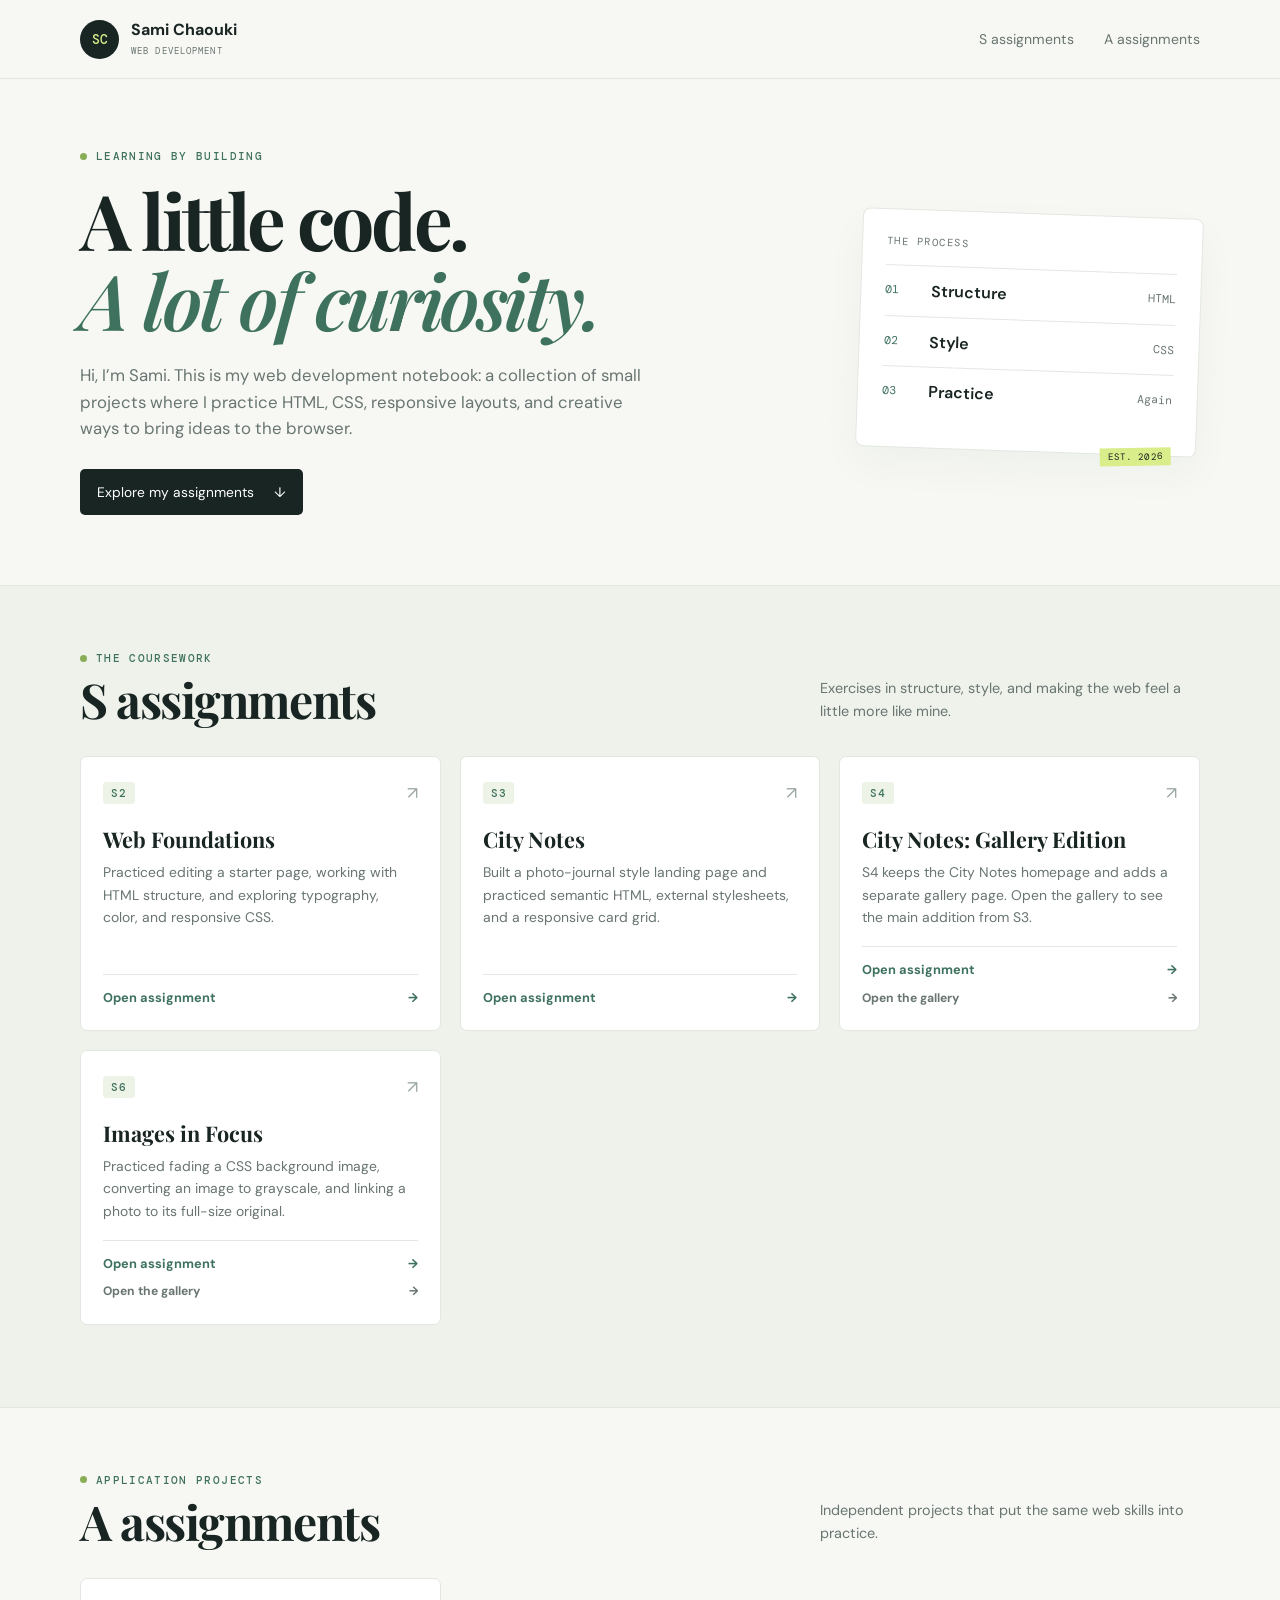
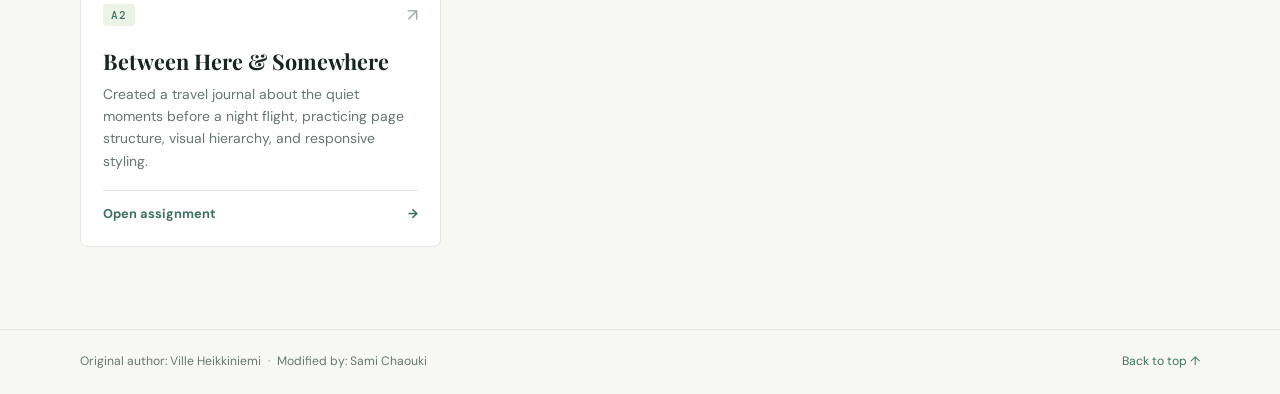
<file: index.html>
<!doctype html>
<html lang="en">
<head>
  <meta charset="utf-8">
  <meta name="viewport" content="width=device-width, initial-scale=1">
  <meta name="author" content="Sami Chaouki">
  <meta name="description" content="Sami Chaouki's web development assignments and learning journey.">
  <title>Sami Chaouki | Web Development</title>
  <link rel="icon" href="favicon.ico" sizes="any">
  <link rel="stylesheet" href="style.css">
</head>
<body>
  <header class="site-header">
    <div class="container nav-row">
      <a class="brand" href="index.html" aria-label="Sami Chaouki home"><span class="brand-mark">SC</span><span>Sami Chaouki <small>WEB DEVELOPMENT</small></span></a>
      <nav aria-label="Main navigation">
        <a href="#s-assignments">S assignments</a>
        <a href="#a-assignments">A assignments</a>
      </nav>
    </div>
  </header>

  <main>
    <section class="hero container" aria-labelledby="page-title">
      <div class="hero-copy">
        <p class="eyebrow"><span></span> LEARNING BY BUILDING</p>
        <h1 id="page-title">A little code.<br><em>A lot of curiosity.</em></h1>
        <p class="intro">Hi, I’m Sami. This is my web development notebook: a collection of small projects where I practice HTML, CSS, responsive layouts, and creative ways to bring ideas to the browser.</p>
        <a class="button" href="#s-assignments">Explore my assignments <span aria-hidden="true">↓</span></a>
      </div>
      <div class="hero-note" aria-label="Three foundations of the web: structure, style, and practice">
        <span class="note-kicker">THE PROCESS</span>
        <div class="note-line"><b>01</b><span>Structure</span><i>HTML</i></div>
        <div class="note-line"><b>02</b><span>Style</span><i>CSS</i></div>
        <div class="note-line"><b>03</b><span>Practice</span><i>Again</i></div>
        <span class="note-stamp">EST. 2026</span>
      </div>
    </section>

    <section class="assignments" id="s-assignments" aria-labelledby="s-title">
      <div class="container">
        <div class="section-heading">
          <div><p class="eyebrow"><span></span> THE COURSEWORK</p><h2 id="s-title">S assignments</h2></div>
          <p>Exercises in structure, style, and making the web feel a little more like mine.</p>
        </div>
        <div class="card-grid">
          <article class="card">
            <div class="card-top"><span class="card-id">S2</span><span class="card-arrow" aria-hidden="true">↗</span></div>
            <h3>Web Foundations</h3>
            <p>Practiced editing a starter page, working with HTML structure, and exploring typography, color, and responsive CSS.</p>
            <a class="card-link" href="s2/index.html">Open assignment <span aria-hidden="true">→</span></a>
          </article>
          <article class="card">
            <div class="card-top"><span class="card-id">S3</span><span class="card-arrow" aria-hidden="true">↗</span></div>
            <h3>City Notes</h3>
            <p>Built a photo-journal style landing page and practiced semantic HTML, external stylesheets, and a responsive card grid.</p>
            <a class="card-link" href="s3/index.html">Open assignment <span aria-hidden="true">→</span></a>
          </article>
          <article class="card">
            <div class="card-top"><span class="card-id">S4</span><span class="card-arrow" aria-hidden="true">↗</span></div>
            <h3>City Notes: Gallery Edition</h3>
            <p>S4 keeps the City Notes homepage and adds a separate gallery page. Open the gallery to see the main addition from S3.</p>
            <a class="card-link" href="s4/index.html">Open assignment <span aria-hidden="true">→</span></a>
            <a class="card-link card-link-secondary" href="s4/gallery.html">Open the gallery <span aria-hidden="true">→</span></a>
          </article>
          <article class="card">
            <div class="card-top"><span class="card-id">S6</span><span class="card-arrow" aria-hidden="true">↗</span></div>
            <h3>Images in Focus</h3>
            <p>Practiced fading a CSS background image, converting an image to grayscale, and linking a photo to its full-size original.</p>
            <a class="card-link" href="s6/index.html">Open assignment <span aria-hidden="true">→</span></a>
            <a class="card-link card-link-secondary" href="s6/gallery.html">Open the gallery <span aria-hidden="true">→</span></a>
          </article>
        </div>
      </div>
    </section>

    <section class="assignments a-section" id="a-assignments" aria-labelledby="a-title">
      <div class="container">
        <div class="section-heading">
          <div><p class="eyebrow"><span></span> APPLICATION PROJECTS</p><h2 id="a-title">A assignments</h2></div>
          <p>Independent projects that put the same web skills into practice.</p>
        </div>
        <div class="card-grid">
          <article class="card">
            <div class="card-top"><span class="card-id">A2</span><span class="card-arrow" aria-hidden="true">↗</span></div>
            <h3>Between Here &amp; Somewhere</h3>
            <p>Created a travel journal about the quiet moments before a night flight, practicing page structure, visual hierarchy, and responsive styling.</p>
            <a class="card-link" href="https://chaoukisami2.github.io/personal-website-A2-/a2/">Open assignment <span aria-hidden="true">→</span></a>
          </article>
        </div>
      </div>
    </section>
  </main>

  <footer>
    <div class="container footer-row">
      <p>Original author: Ville Heikkiniemi <span>·</span> Modified by: Sami Chaouki</p>
      <a href="#page-title">Back to top ↑</a>
    </div>
  </footer>
</body>
</html>
</file>
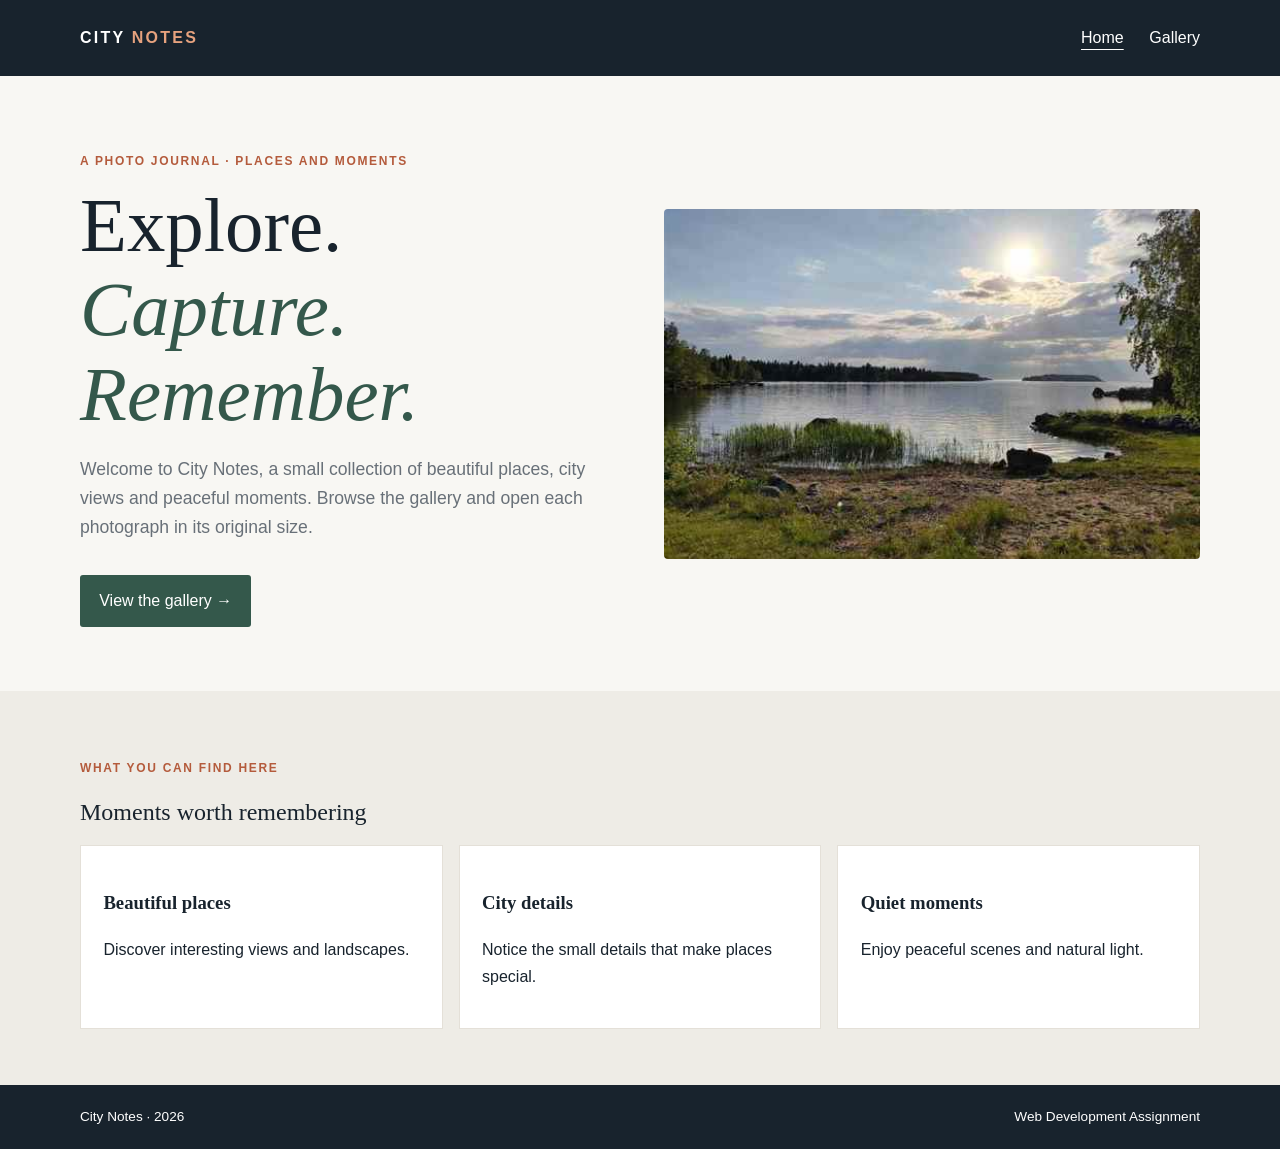
<file: a3/index.html>
<!doctype html>
<html lang="en"><head><meta charset="utf-8"><meta name="viewport" content="width=device-width, initial-scale=1"><meta name="description" content="City Notes photo journal."><title>City Notes | Home</title><link rel="stylesheet" href="style.css"></head>
<body><header class="site-header"><div class="container nav-row"><a class="logo" href="index.html">CITY <span>NOTES</span></a><nav aria-label="Main navigation"><a href="index.html" aria-current="page">Home</a><a href="gallery.html">Gallery</a></nav></div></header>
<main><section class="container hero"><div><p class="eyebrow">A photo journal · Places and moments</p><h1>Explore.<br><em>Capture. Remember.</em></h1><p class="intro">Welcome to City Notes, a small collection of beautiful places, city views and peaceful moments. Browse the gallery and open each photograph in its original size.</p><a class="button" href="gallery.html">View the gallery →</a></div><img class="hero-image" src="../s4/images/sunset-by-the-lake.jpg" alt="Warm evening sunlight shining over a calm lake"></section>
<section class="topics"><div class="container"><p class="eyebrow">What you can find here</p><h2>Moments worth remembering</h2><div class="cards"><article class="card"><h3>Beautiful places</h3><p>Discover interesting views and landscapes.</p></article><article class="card"><h3>City details</h3><p>Notice the small details that make places special.</p></article><article class="card"><h3>Quiet moments</h3><p>Enjoy peaceful scenes and natural light.</p></article></div></div></section></main>
<footer><div class="container footer-row"><p>City Notes · 2026</p><p>Web Development Assignment</p></div></footer></body></html>
</file>
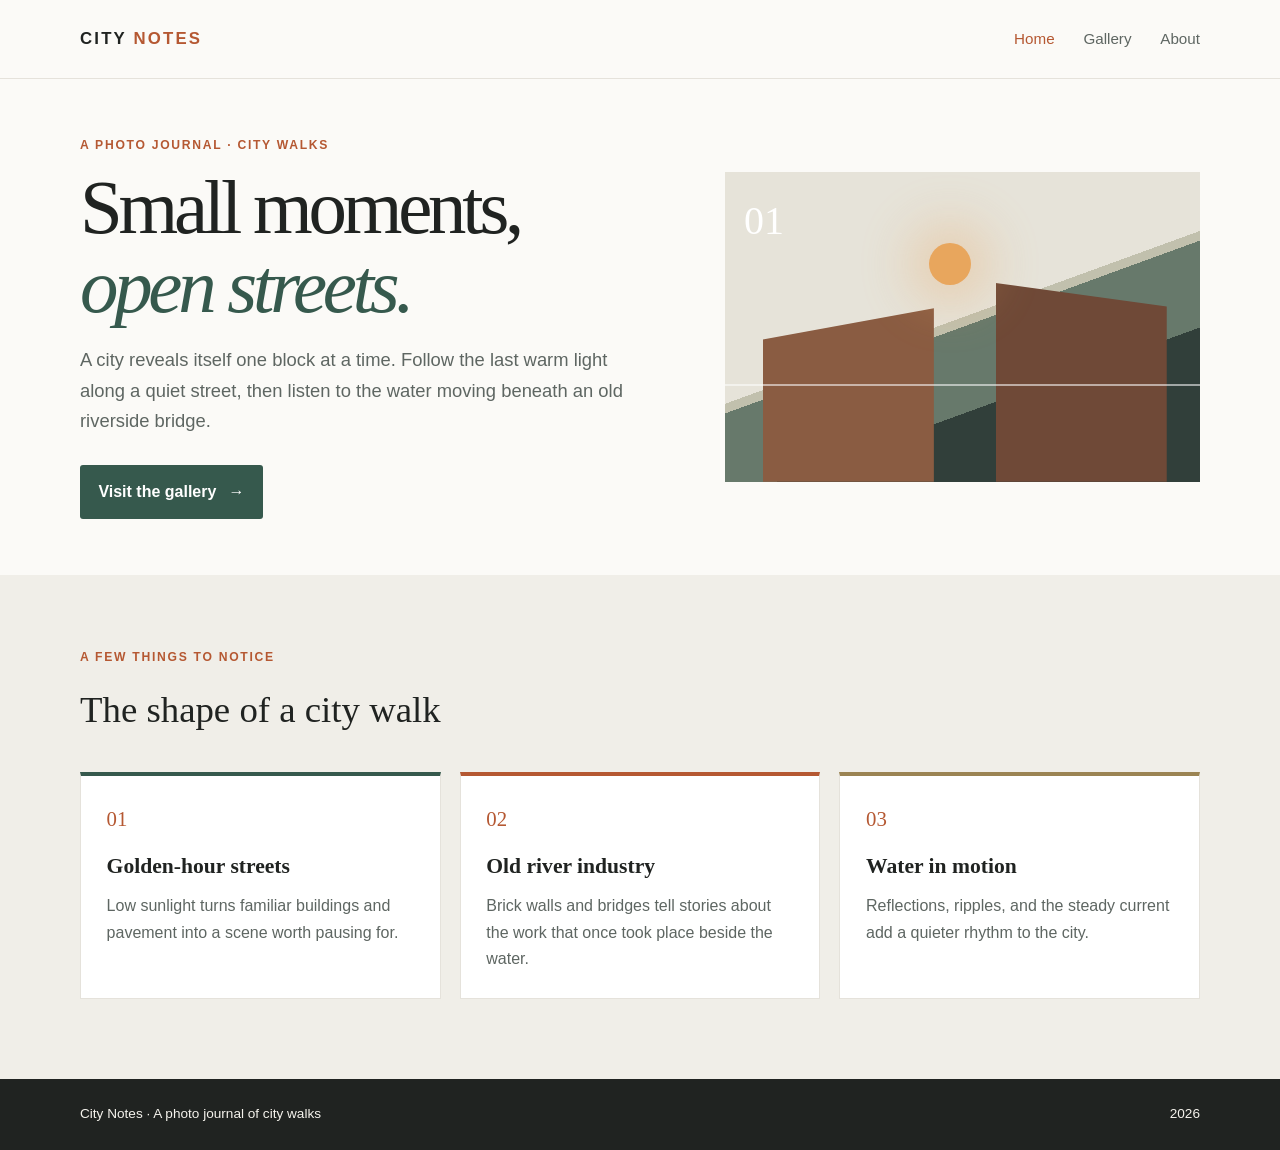
<file: a4/index.html>
<!doctype html>
<html lang="en">
<head>
  <meta charset="utf-8">
  <meta name="viewport" content="width=device-width, initial-scale=1">
  <meta name="description" content="A photo journal following quiet city streets, river buildings, and water at sunset.">
  <title>City Notes | A Photo Journal</title>
  <link rel="stylesheet" href="style.css">
</head>
<body>
  <header class="site-header">
    <div class="container nav-row">
      <a class="logo" href="index.html">CITY <span>NOTES</span></a>
      <nav aria-label="Main navigation">
        <a href="index.html" aria-current="page">Home</a>
        <a href="gallery.html">Gallery</a>
        <a href="#about">About</a>
      </nav>
    </div>
  </header>
  <main>
    <section class="hero container" aria-labelledby="page-title">
      <div class="hero-copy">
        <p class="eyebrow">A photo journal · City walks</p>
        <h1 id="page-title">Small moments,<br><em>open streets.</em></h1>
        <p class="intro">A city reveals itself one block at a time. Follow the last warm light along a quiet street, then listen to the water moving beneath an old riverside bridge.</p>
        <a class="button" href="gallery.html">Visit the gallery <span aria-hidden="true">→</span></a>
      </div>
      <div class="hero-art" aria-hidden="true"><span>01</span><span class="sun"></span><span class="horizon"></span></div>
    </section>
    <section class="topics" aria-labelledby="topics-title">
      <div class="container">
        <p class="eyebrow">A few things to notice</p>
        <h2 id="topics-title">The shape of a city walk</h2>
        <div class="cards">
          <article class="card"><span class="card-number">01</span><h3>Golden-hour streets</h3><p>Low sunlight turns familiar buildings and pavement into a scene worth pausing for.</p></article>
          <article class="card"><span class="card-number">02</span><h3>Old river industry</h3><p>Brick walls and bridges tell stories about the work that once took place beside the water.</p></article>
          <article class="card"><span class="card-number">03</span><h3>Water in motion</h3><p>Reflections, ripples, and the steady current add a quieter rhythm to the city.</p></article>
        </div>
      </div>
    </section>
  </main>
  <footer id="about"><div class="container footer-row"><p>City Notes · A photo journal of city walks</p><p>2026</p></div></footer>
</body>
</html>
</file>
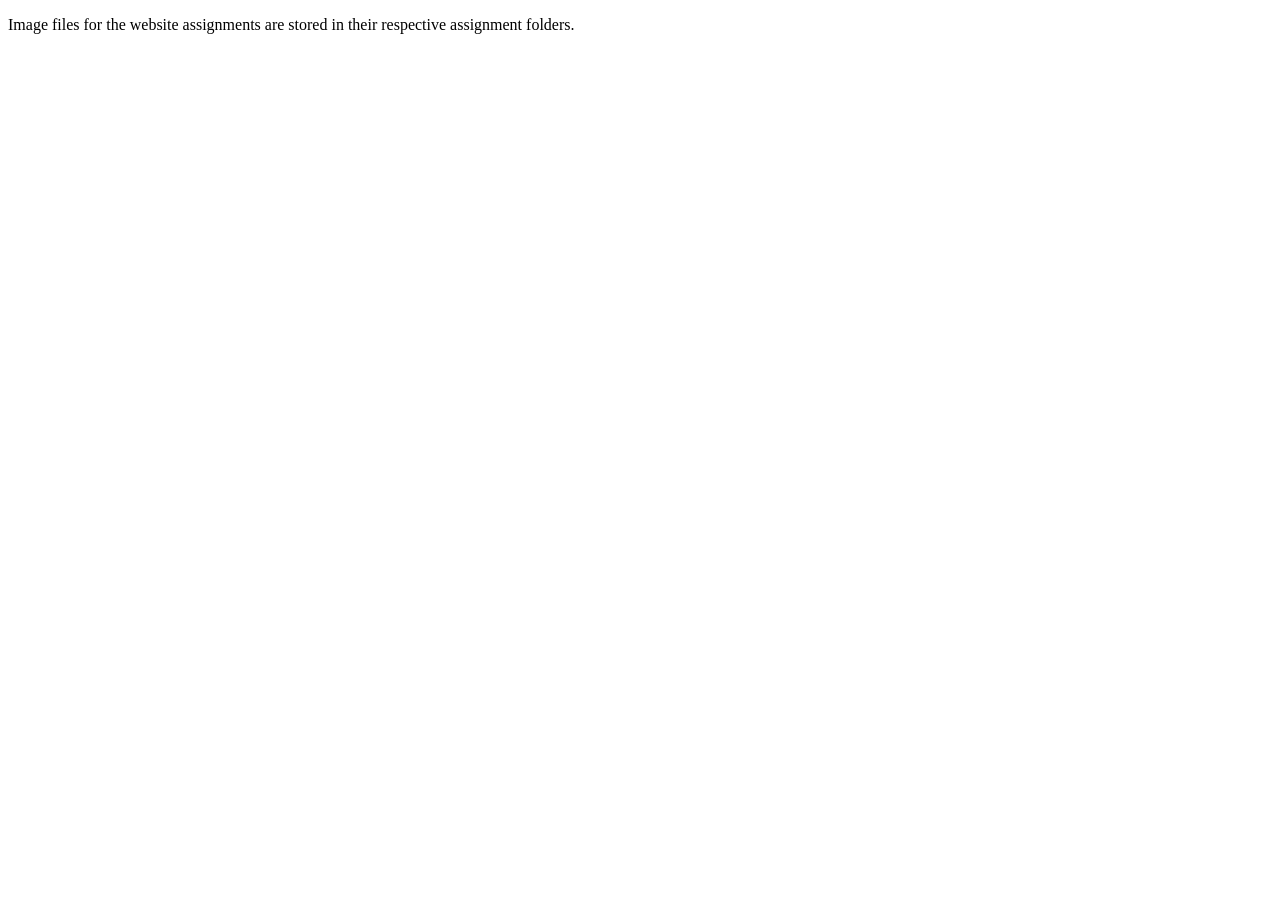
<file: images/index.html>
<!doctype html>
<html lang="en">
<head>
  <meta charset="utf-8">
  <meta name="viewport" content="width=device-width, initial-scale=1">
  <title>Images | City Notes</title>
</head>
<body>
  <p>Image files for the website assignments are stored in their respective assignment folders.</p>
</body>
</html>
</file>
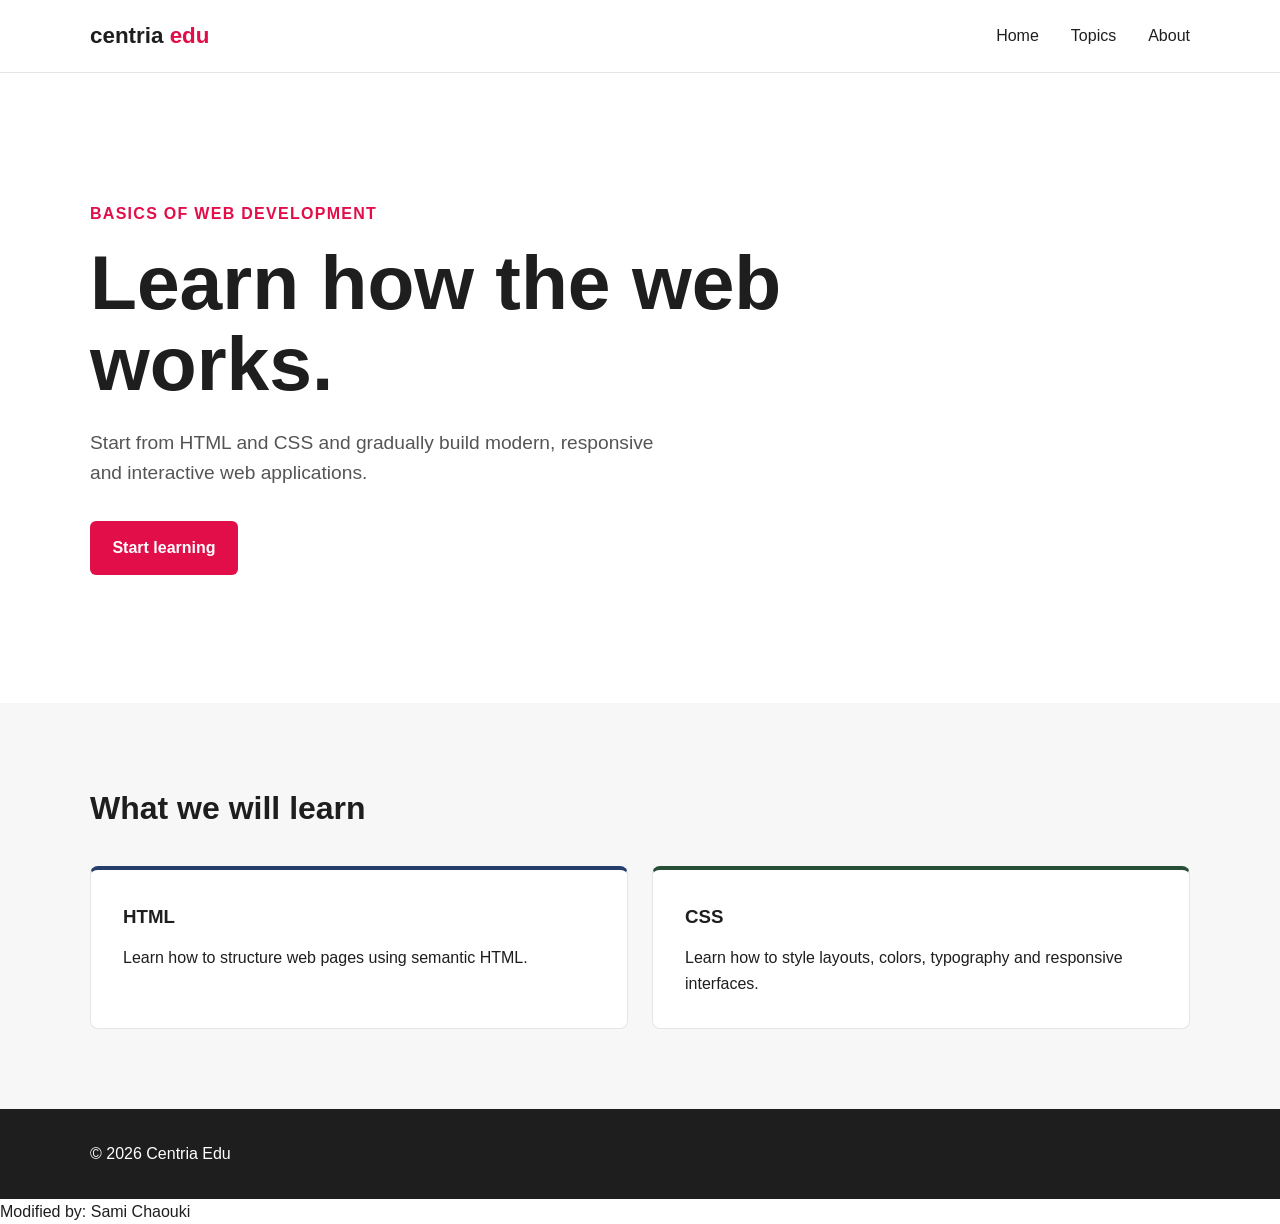
<file: s2/index.html>
<!--
    Centria Edu - Basics of Web Development

    Original author: Ville Heikkiniemi
    Modified by: Sami Chaouki
    Last modified: 2026-08-11

    Based on the original course template.
-->

<!DOCTYPE html>
<html lang="en">
<head>
    <meta charset="UTF-8">
    <meta name="viewport" content="width=device-width, initial-scale=1.0">
    <meta name="author" content="Ville Heikkiniemi">
    <link rel="icon" href="favicon.ico">

    <title>Centria Edu | Basics of Web Development</title>

    <style>
        :root {
            --primary: #e10e49;
            --light: #ffffff;
            --dark: #1e1e1e;
            --blue: #263f6a;
            --green: #284e36;
            --orange: #e37222;
            --rose: #c24d52;
        }

        * {
            box-sizing: border-box;
            margin: 0;
            padding: 0;
        }

        body {
            font-family: Arial, Helvetica, sans-serif;
            background-color: var(--light);
            color: var(--dark);
            line-height: 1.6;
        }

        header {
            border-bottom: 1px solid #e5e5e5;
        }

        .container {
            width: min(1100px, 90%);
            margin: 0 auto;
        }

        nav {
            min-height: 72px;
            display: flex;
            justify-content: space-between;
            align-items: center;
        }

        .logo {
            font-size: 1.4rem;
            font-weight: bold;
            color: var(--dark);
        }

        .logo span {
            color: var(--primary);
        }

        nav ul {
            display: flex;
            gap: 2rem;
            list-style: none;
        }

        nav a {
            color: var(--dark);
            text-decoration: none;
        }

        nav a:hover {
            color: var(--primary);
        }

        .hero {
            min-height: 70vh;
            display: flex;
            align-items: center;
        }

        .hero-content {
            max-width: 700px;
        }

        .label {
            display: inline-block;
            margin-bottom: 1rem;
            color: var(--primary);
            font-weight: bold;
            text-transform: uppercase;
            letter-spacing: 0.08rem;
        }

        h1 {
            margin-bottom: 1.5rem;
            font-size: clamp(2.5rem, 6vw, 5rem);
            line-height: 1.05;
        }

        .hero p {
            max-width: 600px;
            margin-bottom: 2rem;
            font-size: 1.2rem;
            color: #555;
        }

        .button {
            display: inline-block;
            padding: 0.9rem 1.4rem;
            background-color: var(--primary);
            color: var(--light);
            text-decoration: none;
            border-radius: 6px;
            font-weight: bold;
        }

        .button:hover {
            background-color: var(--rose);
        }

        .topics {
            padding: 5rem 0;
            background-color: #f7f7f7;
        }

        .topics h2 {
            margin-bottom: 2rem;
            font-size: 2rem;
        }

        .cards {
            display: grid;
            grid-template-columns: repeat(2, 1fr);
            gap: 1.5rem;
        }

        .card {
            padding: 2rem;
            background-color: var(--light);
            border: 1px solid #e5e5e5;
            border-radius: 8px;
        }

        .card h3 {
            margin-bottom: 0.8rem;
        }

        .card:nth-child(1) {
            border-top: 4px solid var(--blue);
        }

        .card:nth-child(2) {
            border-top: 4px solid var(--green);
        }

        .card:nth-child(3) {
            border-top: 4px solid var(--orange);
        }

        footer {
            padding: 2rem 0;
            background-color: var(--dark);
            color: var(--light);
        }

        @media (max-width: 700px) {
            nav ul {
                display: none;
            }

            .cards {
                grid-template-columns: 1fr;
            }

            .hero {
                min-height: 60vh;
            }
        }
    </style>
</head>

<body>

    <header>
        <div class="container">
            <nav>
                <div class="logo">
                    centria <span>edu</span>
                </div>

                <ul>
                    <li><a href="#">Home</a></li>
                    <li><a href="#topics">Topics</a></li>
                    <li><a href="#">About</a></li>
                </ul>
            </nav>
        </div>
    </header>

    <main>

        <section class="hero">
            <div class="container">
                <div class="hero-content">

                    <span class="label">Basics of Web Development</span>

                    <h1>
                        Learn how the web works.
                    </h1>

                    <p>
                        Start from HTML and CSS and gradually build modern,
                        responsive and interactive web applications.
                    </p>

                    <a href="#topics" class="button">
                        Start learning
                    </a>

                </div>
            </div>
        </section>

        <section class="topics" id="topics">
            <div class="container">

                <h2>What we will learn</h2>

                <div class="cards">

                    <article class="card">
                        <h3>HTML</h3>
                        <p>
                            Learn how to structure web pages using semantic HTML.
                        </p>
                    </article>

                    <article class="card">
                        <h3>CSS</h3>
                        <p>
                            Learn how to style layouts, colors, typography and
                            responsive interfaces.
                        </p>
                    </article>

                </div>
            </div>
        </section>

    </main>

    <footer>
        <div class="container">
            <p>&copy; 2026 Centria Edu</p>
        </div>
    </footer>

<p>Modified by: Sami Chaouki</p>
</body>
</html>
</file>
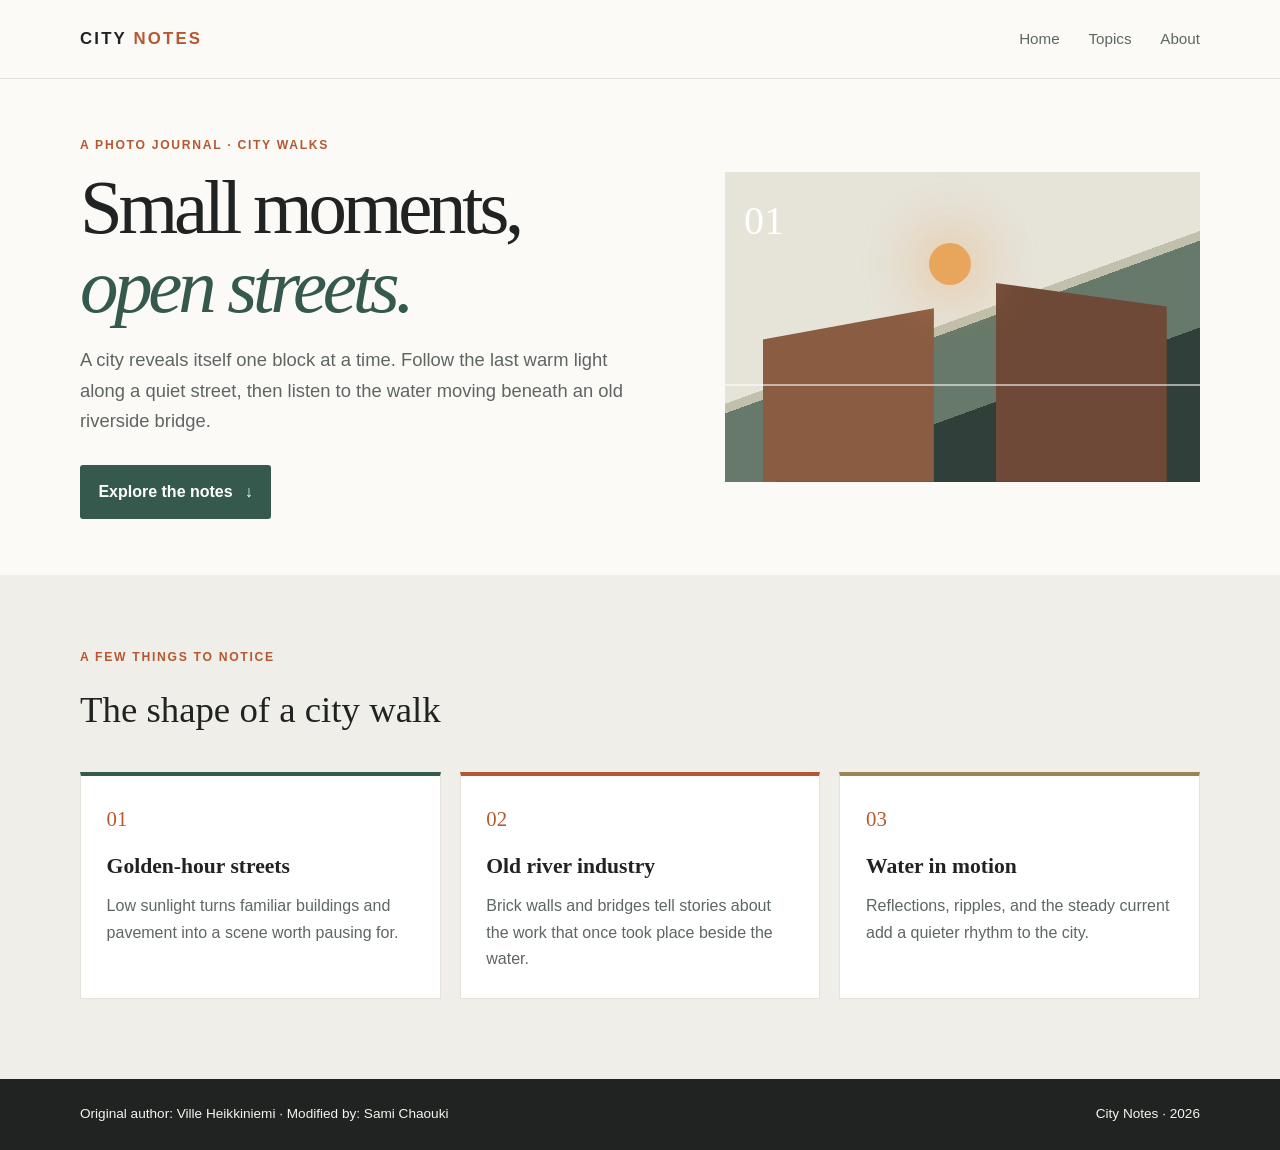
<file: s3/index.html>
<!--
  Original author: Ville Heikkiniemi
  Modified by: Sami Chaouki
  Based on the Centria Edu Basics of Web Development course starter.
-->
<!doctype html>
<html lang="en">
<head>
  <meta charset="utf-8">
  <meta name="viewport" content="width=device-width, initial-scale=1">
  <meta name="author" content="Ville Heikkiniemi">
  <meta name="description" content="A small guide to building and exploring websites.">
  <title>City Notes | A Web Development Project</title>
  <link rel="icon" href="favicon.ico">
  <link rel="stylesheet" href="style.css">
</head>
<body>
  <header class="site-header">
    <div class="container nav-row">
      <a class="logo" href="index.html">CITY <span>NOTES</span></a>
      <nav aria-label="Main navigation">
        <a href="index.html">Home</a>
        <a href="#topics">Topics</a>
        <a href="#about">About</a>
      </nav>
    </div>
  </header>

  <main>
    <section class="hero container" aria-labelledby="page-title">
      <div class="hero-copy">
        <p class="eyebrow">A photo journal · City walks</p>
        <h1 id="page-title">Small moments,<br><em>open streets.</em></h1>
        <p class="intro">A city reveals itself one block at a time. Follow the last warm light along a quiet street, then listen to the water moving beneath an old riverside bridge.</p>
        <a class="button" href="#topics">Explore the notes <span aria-hidden="true">↓</span></a>
      </div>
      <div class="hero-art" aria-hidden="true"><span>01</span><span class="sun"></span><span class="horizon"></span></div>
    </section>

    <section class="topics" id="topics" aria-labelledby="topics-title">
      <div class="container">
        <p class="eyebrow">A few things to notice</p>
        <h2 id="topics-title">The shape of a city walk</h2>
        <div class="cards">
          <article class="card"><span class="card-number">01</span><h3>Golden-hour streets</h3><p>Low sunlight turns familiar buildings and pavement into a scene worth pausing for.</p></article>
          <article class="card"><span class="card-number">02</span><h3>Old river industry</h3><p>Brick walls and bridges tell stories about the work that once took place beside the water.</p></article>
          <article class="card"><span class="card-number">03</span><h3>Water in motion</h3><p>Reflections, ripples, and the steady current add a quieter rhythm to the city.</p></article>
        </div>
      </div>
    </section>
  </main>

  <footer id="about">
    <div class="container footer-row"><p>Original author: Ville Heikkiniemi · Modified by: Sami Chaouki</p><p>City Notes · 2026</p></div>
  </footer>
</body>
</html>
</file>
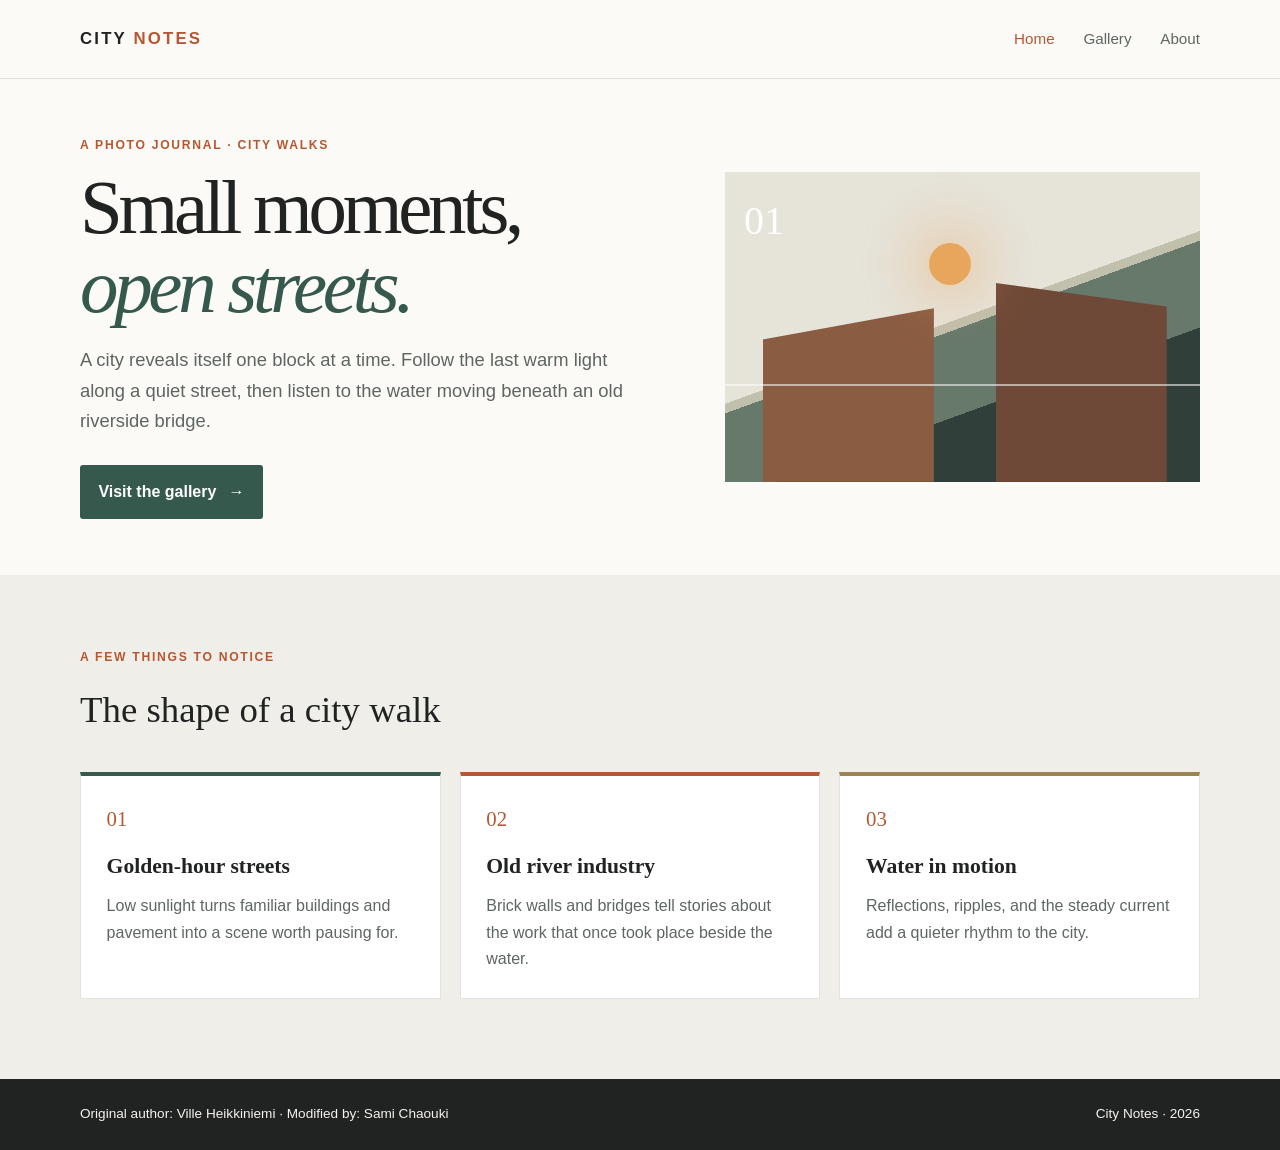
<file: s4/index.html>
<!--
  Original author: Ville Heikkiniemi
  Modified by: Sami Chaouki
  Based on the Centria Edu Basics of Web Development course starter.
-->
<!doctype html>
<html lang="en">
<head>
  <meta charset="utf-8">
  <meta name="viewport" content="width=device-width, initial-scale=1">
  <meta name="author" content="Ville Heikkiniemi">
  <meta name="description" content="A small guide to building and exploring websites.">
  <title>City Notes | A Web Development Project</title>
  <link rel="icon" href="favicon.ico">
  <link rel="stylesheet" href="style.css">
</head>
<body>
  <header class="site-header">
    <div class="container nav-row">
      <a class="logo" href="index.html">CITY <span>NOTES</span></a>
      <nav aria-label="Main navigation">
        <a href="index.html" aria-current="page">Home</a>
        <a href="gallery.html">Gallery</a>
        <a href="#about">About</a>
      </nav>
    </div>
  </header>

  <main>
    <section class="hero container" aria-labelledby="page-title">
      <div class="hero-copy">
        <p class="eyebrow">A photo journal · City walks</p>
        <h1 id="page-title">Small moments,<br><em>open streets.</em></h1>
        <p class="intro">A city reveals itself one block at a time. Follow the last warm light along a quiet street, then listen to the water moving beneath an old riverside bridge.</p>
        <a class="button" href="gallery.html">Visit the gallery <span aria-hidden="true">→</span></a>
      </div>
      <div class="hero-art" aria-hidden="true"><span>01</span><span class="sun"></span><span class="horizon"></span></div>
    </section>

    <section class="topics" id="topics" aria-labelledby="topics-title">
      <div class="container">
        <p class="eyebrow">A few things to notice</p>
        <h2 id="topics-title">The shape of a city walk</h2>
        <div class="cards">
          <article class="card"><span class="card-number">01</span><h3>Golden-hour streets</h3><p>Low sunlight turns familiar buildings and pavement into a scene worth pausing for.</p></article>
          <article class="card"><span class="card-number">02</span><h3>Old river industry</h3><p>Brick walls and bridges tell stories about the work that once took place beside the water.</p></article>
          <article class="card"><span class="card-number">03</span><h3>Water in motion</h3><p>Reflections, ripples, and the steady current add a quieter rhythm to the city.</p></article>
        </div>
      </div>
    </section>
  </main>

  <footer id="about">
    <div class="container footer-row"><p>Original author: Ville Heikkiniemi · Modified by: Sami Chaouki</p><p>City Notes · 2026</p></div>
  </footer>
</body>
</html>
</file>
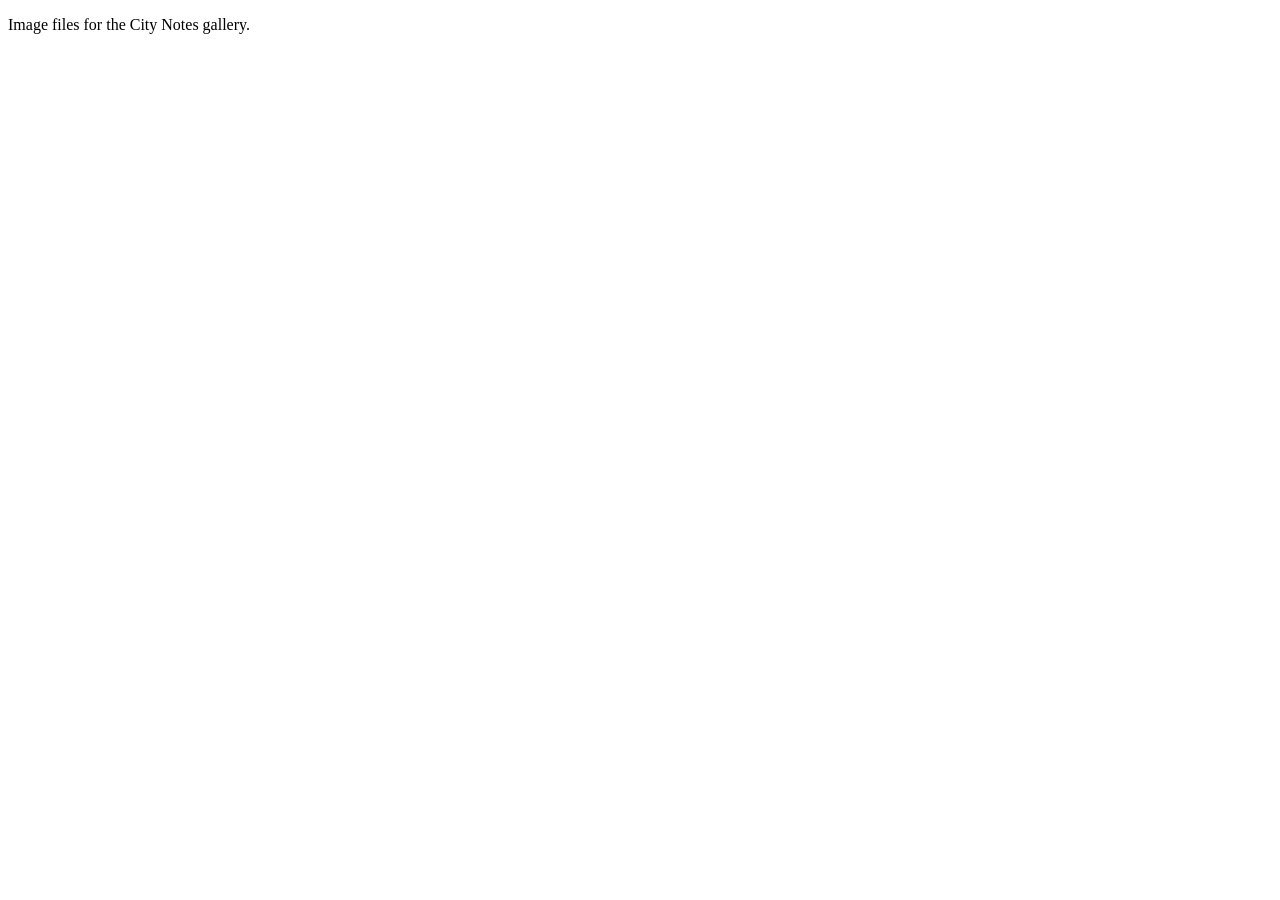
<file: a4/images/index.html>
<!doctype html>
<html lang="en"><head><meta charset="utf-8"><meta name="viewport" content="width=device-width, initial-scale=1"><title>Images | City Notes</title></head><body><p>Image files for the City Notes gallery.</p></body></html>
</file>
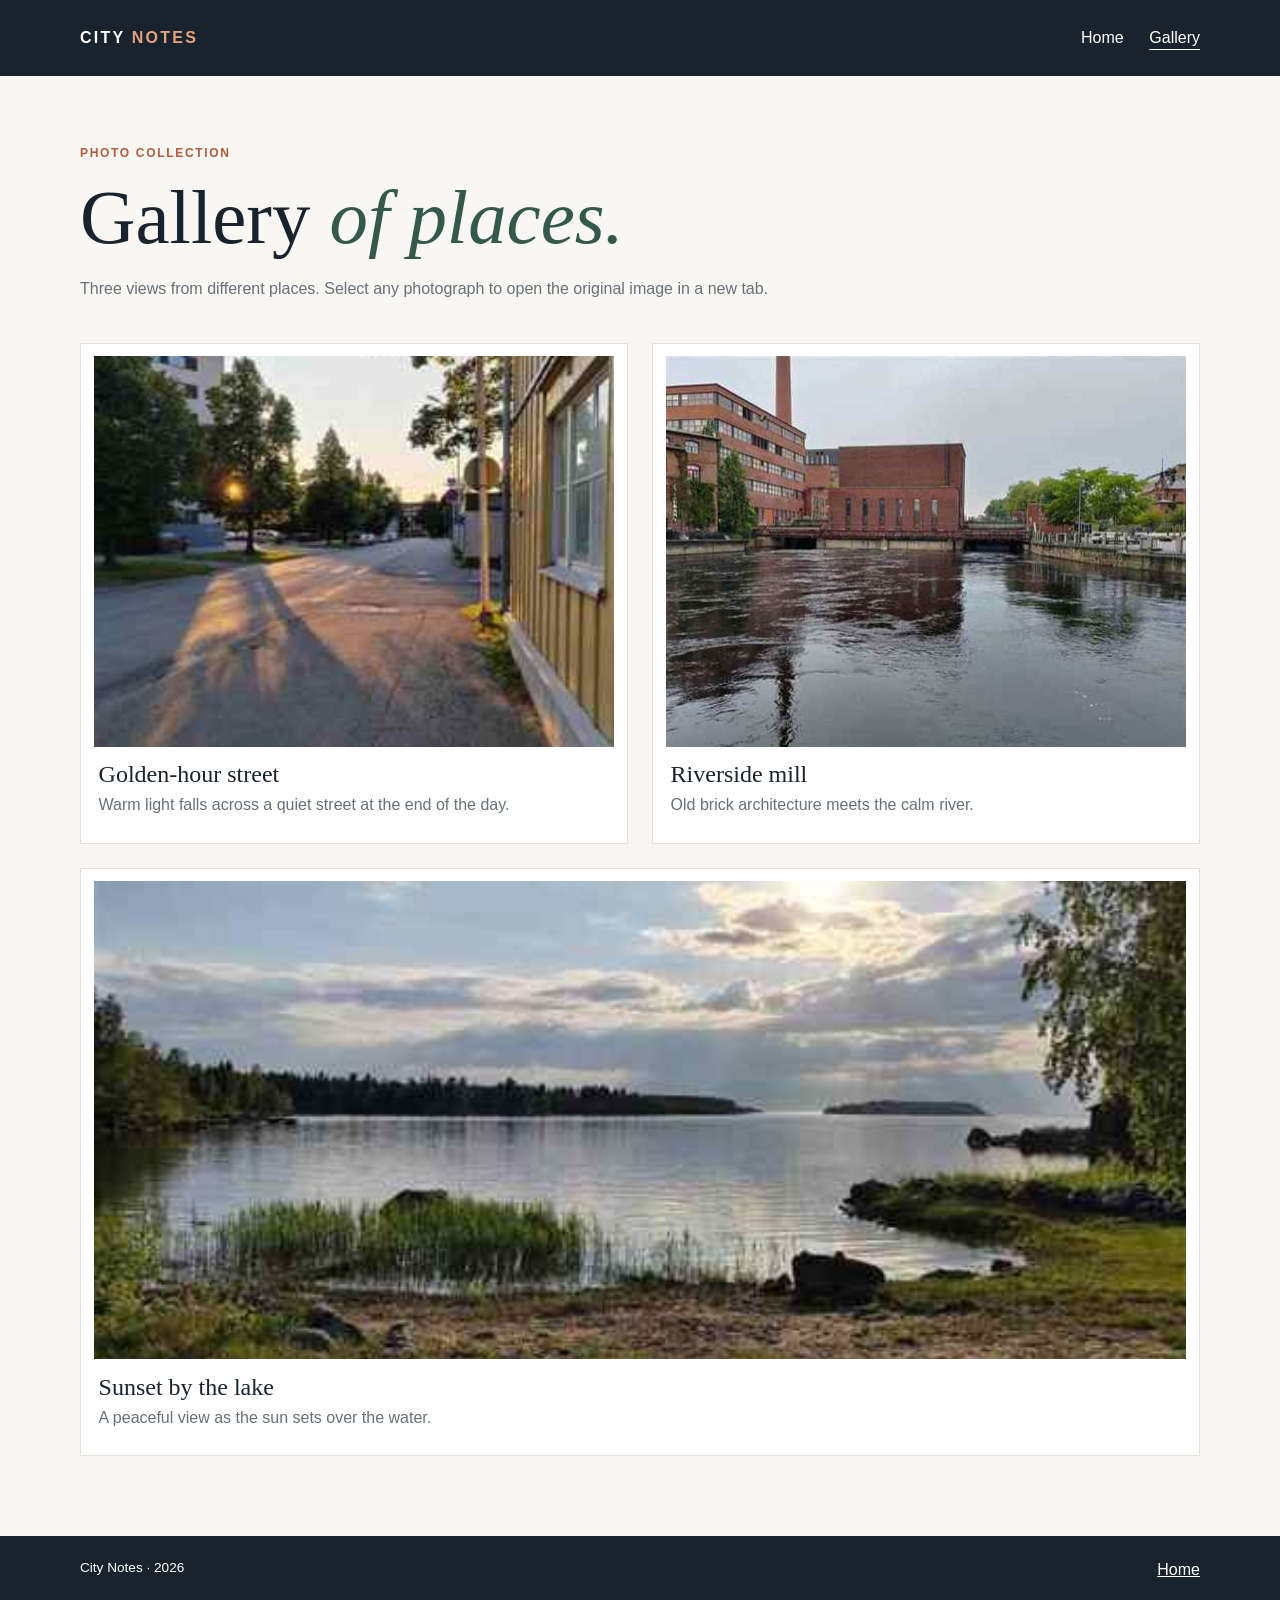
<file: a3/gallery.html>
<!doctype html>
<html lang="en"><head><meta charset="utf-8"><meta name="viewport" content="width=device-width, initial-scale=1"><meta name="description" content="Photo gallery from City Notes."><title>Gallery | City Notes</title><link rel="stylesheet" href="style.css"></head>
<body><header class="site-header"><div class="container nav-row"><a class="logo" href="index.html">CITY <span>NOTES</span></a><nav aria-label="Main navigation"><a href="index.html">Home</a><a href="gallery.html" aria-current="page">Gallery</a></nav></div></header>
<main class="container gallery-main"><section class="gallery-intro"><p class="eyebrow">Photo collection</p><h1>Gallery <em>of places.</em></h1><p>Three views from different places. Select any photograph to open the original image in a new tab.</p></section>
<section class="gallery-grid" aria-label="Photo gallery">
<article class="photo-card"><a href="../s4/images/golden-hour-street.jpg" target="_blank" rel="noopener"><img src="../s4/images/golden-hour-street.jpg" alt="A quiet street and wooden building illuminated by warm evening sunlight"></a><div class="photo-copy"><h2>Golden-hour street</h2><p>Warm light falls across a quiet street at the end of the day.</p></div></article>
<article class="photo-card"><a href="../s4/images/riverside-brick-mill.jpg" target="_blank" rel="noopener"><img src="../s4/images/riverside-brick-mill.jpg" alt="Historic red brick mill buildings beside a river"></a><div class="photo-copy"><h2>Riverside mill</h2><p>Old brick architecture meets the calm river.</p></div></article>
<article class="photo-card"><a href="../s4/images/sunset-by-the-lake.jpg" target="_blank" rel="noopener"><img src="../s4/images/sunset-by-the-lake.jpg" alt="Sunset over a calm lake with reeds and trees along the shore"></a><div class="photo-copy"><h2>Sunset by the lake</h2><p>A peaceful view as the sun sets over the water.</p></div></article>
</section></main><footer><div class="container footer-row"><p>City Notes · 2026</p><a href="index.html" style="color:white">Home</a></div></footer></body></html>
</file>
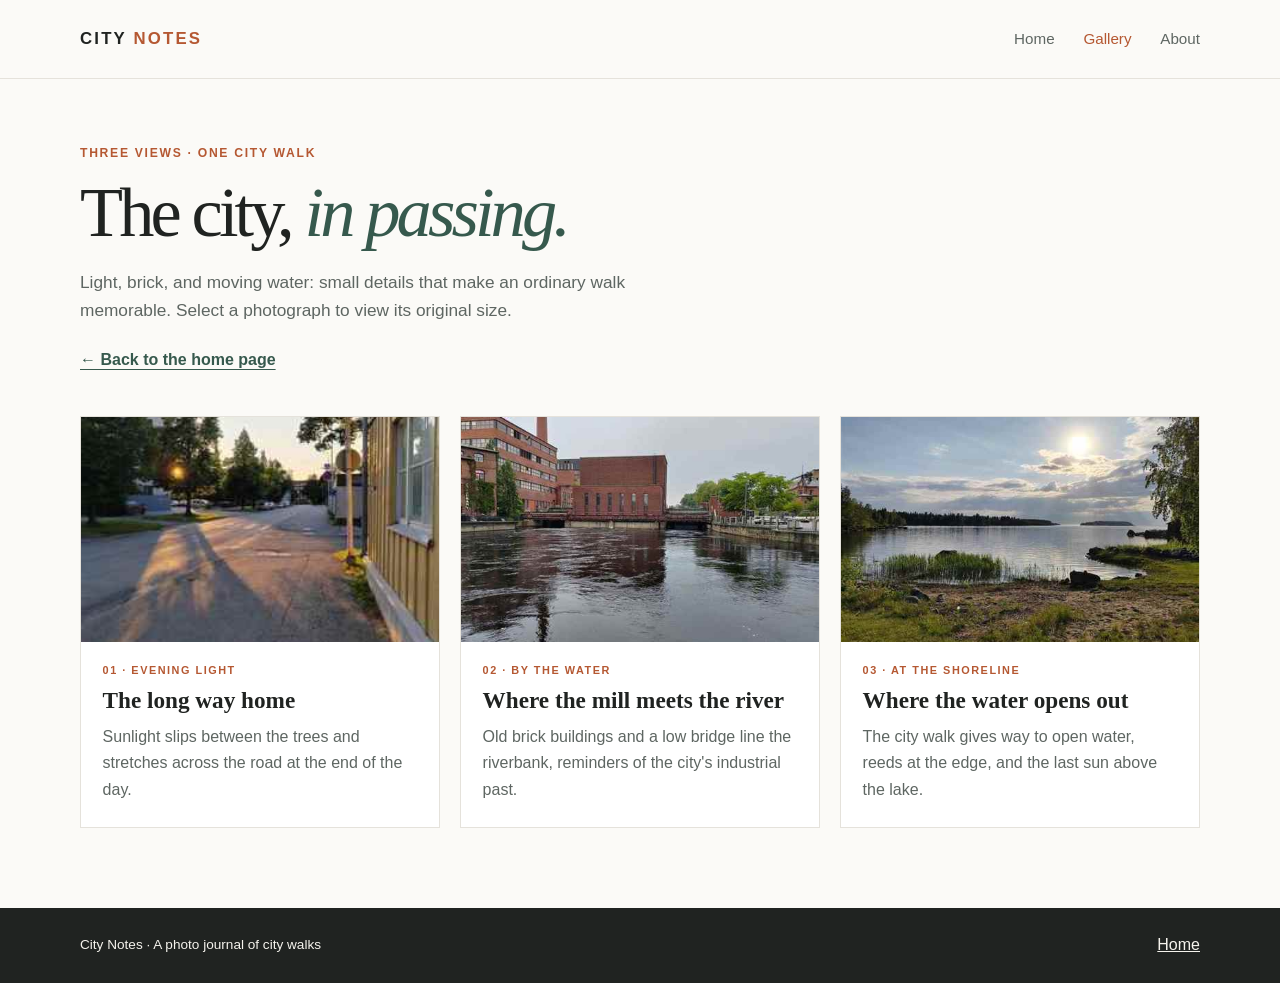
<file: a4/gallery.html>
<!doctype html>
<html lang="en">
<head>
  <meta charset="utf-8">
  <meta name="viewport" content="width=device-width, initial-scale=1">
  <meta name="description" content="Three views from a walk through the city.">
  <title>Gallery | City Notes</title>
  <link rel="stylesheet" href="style.css">
</head>
<body>
  <header class="site-header">
    <div class="container nav-row">
      <a class="logo" href="index.html">CITY <span>NOTES</span></a>
      <nav aria-label="Main navigation">
        <a href="index.html">Home</a>
        <a href="gallery.html" aria-current="page">Gallery</a>
        <a href="index.html#about">About</a>
      </nav>
    </div>
  </header>
  <main class="container gallery-main">
    <section class="gallery-intro" aria-labelledby="page-title">
      <p class="eyebrow">Three views · One city walk</p>
      <h1 id="page-title">The city, <em>in passing.</em></h1>
      <p>Light, brick, and moving water: small details that make an ordinary walk memorable. Select a photograph to view its original size.</p>
      <a class="text-link" href="index.html">← Back to the home page</a>
    </section>
    <section class="gallery-grid" aria-label="Photo gallery">
      <article class="photo-card">
        <a class="image-link" href="images/golden-hour-street.jpg"><img src="images/golden-hour-street.jpg" alt="A quiet city street and wooden building lit by the low evening sun"></a>
        <div class="photo-copy"><p class="eyebrow">01 · Evening light</p><h2>The long way home</h2><p>Sunlight slips between the trees and stretches across the road at the end of the day.</p></div>
      </article>
      <article class="photo-card">
        <a class="image-link" href="images/riverside-brick-mill.jpg"><img src="images/riverside-brick-mill.jpg" alt="Red-brick mill buildings and a bridge beside the city river"></a>
        <div class="photo-copy"><p class="eyebrow">02 · By the water</p><h2>Where the mill meets the river</h2><p>Old brick buildings and a low bridge line the riverbank, reminders of the city's industrial past.</p></div>
      </article>
      <article class="photo-card">
        <a class="image-link" href="images/sunset-by-the-lake.jpg"><img src="images/sunset-by-the-lake.jpg" alt="A bright sun over a calm lake, with reeds, trees, and rocky shore in the foreground"></a>
        <div class="photo-copy"><p class="eyebrow">03 · At the shoreline</p><h2>Where the water opens out</h2><p>The city walk gives way to open water, reeds at the edge, and the last sun above the lake.</p></div>
      </article>
    </section>
  </main>
  <footer id="about"><div class="container footer-row"><p>City Notes · A photo journal of city walks</p><a href="index.html">Home</a></div></footer>
</body>
</html>
</file>
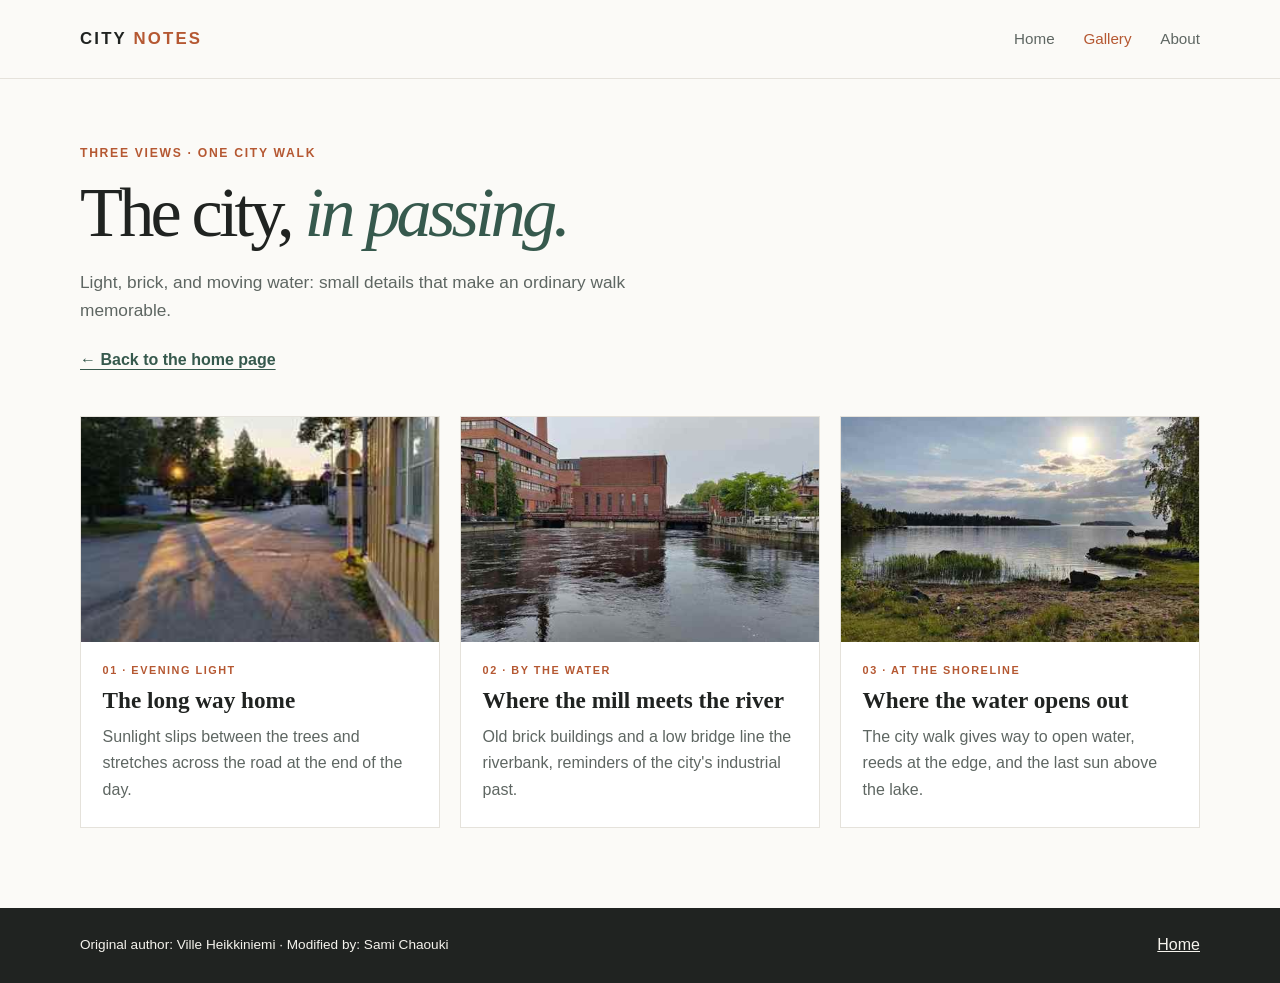
<file: s4/gallery.html>
<!--
  Original author: Ville Heikkiniemi
  Modified by: Sami Chaouki
  Based on the Centria Edu Basics of Web Development course starter.
-->
<!doctype html>
<html lang="en">
<head>
  <meta charset="utf-8">
  <meta name="viewport" content="width=device-width, initial-scale=1">
  <meta name="author" content="Ville Heikkiniemi">
  <meta name="description" content="Three views from a walk through the city.">
  <title>Gallery | City Notes</title>
  <link rel="icon" href="favicon.ico">
  <link rel="stylesheet" href="style.css">
</head>
<body>
  <header class="site-header">
    <div class="container nav-row">
      <a class="logo" href="index.html">CITY <span>NOTES</span></a>
      <nav aria-label="Main navigation">
        <a href="index.html">Home</a>
        <a href="gallery.html" aria-current="page">Gallery</a>
        <a href="index.html#about">About</a>
      </nav>
    </div>
  </header>

  <main class="container gallery-main">
    <section class="gallery-intro" aria-labelledby="page-title">
      <p class="eyebrow">Three views · One city walk</p>
      <h1 id="page-title">The city, <em>in passing.</em></h1>
      <p>Light, brick, and moving water: small details that make an ordinary walk memorable.</p>
      <a class="text-link" href="index.html">← Back to the home page</a>
    </section>

    <section class="gallery-grid" aria-label="Photo gallery">
      <article class="photo-card">
        <img src="images/golden-hour-street.jpg" alt="A quiet city street and wooden building lit by the low evening sun">
        <div class="photo-copy"><p class="eyebrow">01 · Evening light</p><h2>The long way home</h2><p>Sunlight slips between the trees and stretches across the road at the end of the day.</p></div>
      </article>
      <article class="photo-card">
        <img src="images/riverside-brick-mill.jpg" alt="Red-brick mill buildings and a bridge beside the city river">
        <div class="photo-copy"><p class="eyebrow">02 · By the water</p><h2>Where the mill meets the river</h2><p>Old brick buildings and a low bridge line the riverbank, reminders of the city's industrial past.</p></div>
      </article>
      <article class="photo-card photo-card-detail">
        <img src="images/sunset-by-the-lake.jpg" alt="A bright sun over a calm lake, with reeds, trees, and rocky shore in the foreground">
        <div class="photo-copy"><p class="eyebrow">03 · At the shoreline</p><h2>Where the water opens out</h2><p>The city walk gives way to open water, reeds at the edge, and the last sun above the lake.</p></div>
      </article>
    </section>
  </main>

  <footer id="about">
    <div class="container footer-row"><p>Original author: Ville Heikkiniemi · Modified by: Sami Chaouki</p><a href="index.html">Home</a></div>
  </footer>
</body>
</html>
</file>
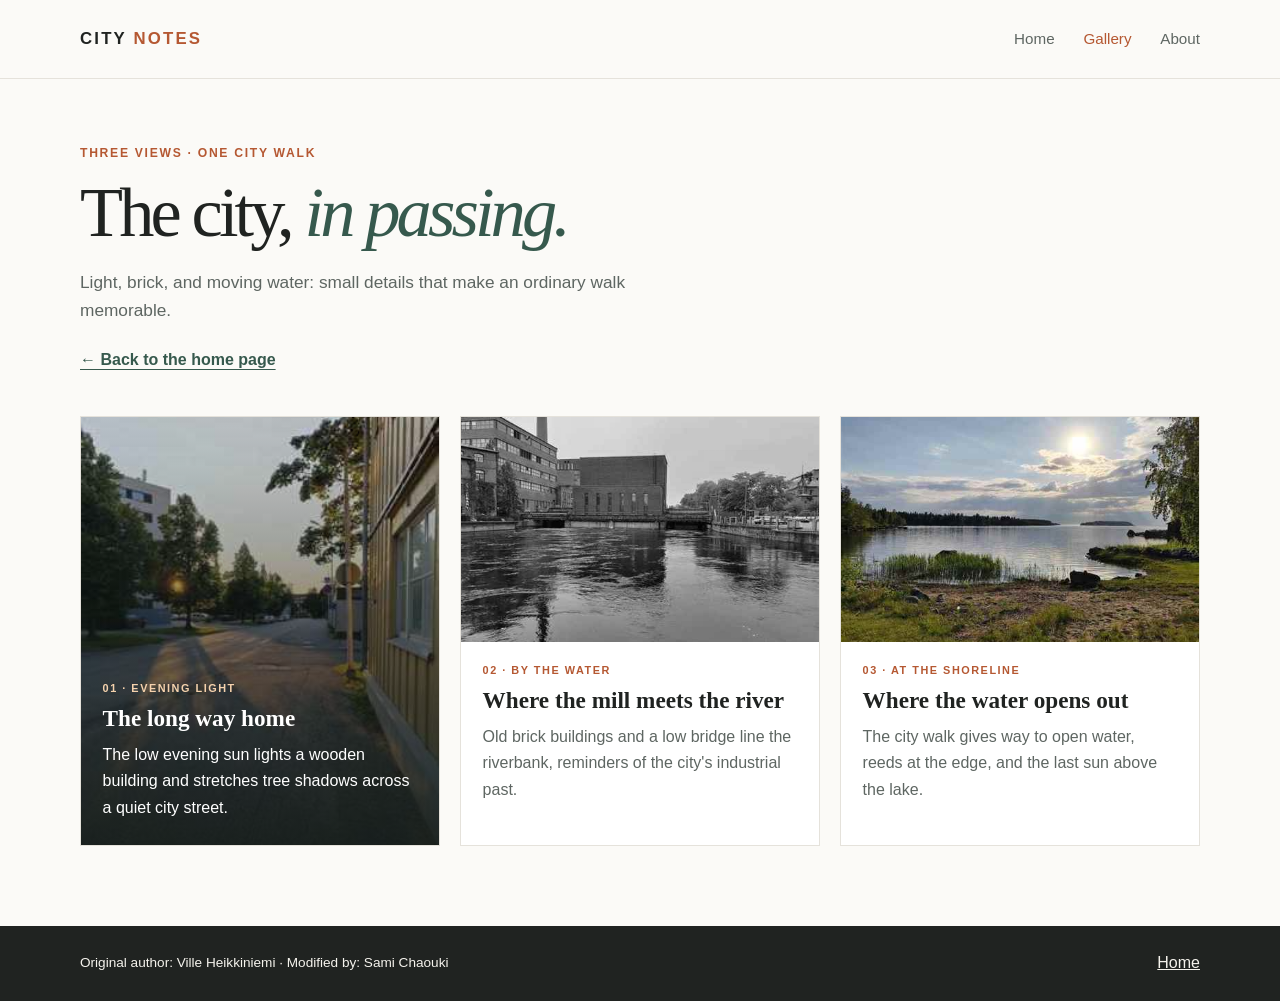
<file: s6/gallery.html>
<!--
  Original author: Ville Heikkiniemi
  Modified by: Sami Chaouki
  Based on the Centria Edu Basics of Web Development course starter.
-->
<!doctype html>
<html lang="en">
<head>
  <meta charset="utf-8">
  <meta name="viewport" content="width=device-width, initial-scale=1">
  <meta name="author" content="Ville Heikkiniemi">
  <meta name="description" content="Three views from a walk through the city.">
  <title>Gallery | City Notes</title>
  <link rel="icon" href="favicon.ico">
  <link rel="stylesheet" href="style.css">
</head>
<body>
  <header class="site-header">
    <div class="container nav-row">
      <a class="logo" href="index.html">CITY <span>NOTES</span></a>
      <nav aria-label="Main navigation">
        <a href="index.html">Home</a>
        <a href="gallery.html" aria-current="page">Gallery</a>
        <a href="index.html#about">About</a>
      </nav>
    </div>
  </header>

  <main class="container gallery-main">
    <section class="gallery-intro" aria-labelledby="page-title">
      <p class="eyebrow">Three views · One city walk</p>
      <h1 id="page-title">The city, <em>in passing.</em></h1>
      <p>Light, brick, and moving water: small details that make an ordinary walk memorable.</p>
      <a class="text-link" href="index.html">← Back to the home page</a>
    </section>

    <section class="gallery-grid" aria-label="Photo gallery">
      <article class="photo-card photo-card-background">
        <div class="photo-copy"><p class="eyebrow">01 · Evening light</p><h2>The long way home</h2><p>The low evening sun lights a wooden building and stretches tree shadows across a quiet city street.</p></div>
      </article>
      <article class="photo-card photo-card-grayscale">
        <img class="grayscale-image" src="images/riverside-brick-mill.jpg" alt="Red-brick mill buildings and a bridge beside the city river">
        <div class="photo-copy"><p class="eyebrow">02 · By the water</p><h2>Where the mill meets the river</h2><p>Old brick buildings and a low bridge line the riverbank, reminders of the city's industrial past.</p></div>
      </article>
      <article class="photo-card photo-card-detail">
        <a class="image-link" href="images/sunset-by-the-lake.jpg" target="_blank" rel="noopener noreferrer" aria-label="Open the full-size lake sunset photograph in a new tab">
          <img src="images/sunset-by-the-lake.jpg" alt="A bright sun over a calm lake, with reeds, trees, and rocky shore in the foreground">
        </a>
        <div class="photo-copy"><p class="eyebrow">03 · At the shoreline</p><h2>Where the water opens out</h2><p>The city walk gives way to open water, reeds at the edge, and the last sun above the lake.</p></div>
      </article>
    </section>
  </main>

  <footer id="about">
    <div class="container footer-row"><p>Original author: Ville Heikkiniemi · Modified by: Sami Chaouki</p><a href="index.html">Home</a></div>
  </footer>
</body>
</html>
</file>
<file: style.css>
@import url('https://fonts.googleapis.com/css2?family=DM+Mono:wght@400;500&family=DM+Sans:wght@400;500;600;700&family=Playfair+Display:ital,wght@0,600;0,700;1,600;1,700&display=swap');

:root {
  color-scheme: light;
  --ink: #192523;
  --muted: #687571;
  --paper: #f7f8f4;
  --card: #fff;
  --line: #e2e8e1;
  --green: #3f725e;
  --lime: #d9ed8a;
  --mono: "DM Mono", monospace;
  --sans: "DM Sans", Arial, sans-serif;
  --serif: "Playfair Display", Georgia, serif;
}
* { box-sizing: border-box; }
html { scroll-behavior: smooth; }
body { margin: 0; color: var(--ink); background: var(--paper); font-family: var(--sans); line-height: 1.6; }
a { color: inherit; }
.container { width: min(1120px, calc(100% - 48px)); margin-inline: auto; }
.site-header { border-bottom: 1px solid var(--line); }
.nav-row { min-height: 78px; display: flex; align-items: center; justify-content: space-between; gap: 24px; }
.brand { display: flex; align-items: center; gap: 12px; text-decoration: none; font-weight: 700; line-height: 1.15; }
.brand-mark { display: grid; place-items: center; width: 39px; height: 39px; border-radius: 50%; background: var(--ink); color: var(--lime); font: 500 .8rem var(--mono); }
.brand small { display: block; margin-top: 5px; color: var(--muted); font: 400 .58rem var(--mono); letter-spacing: .12em; }
nav { display: flex; gap: 30px; }
nav a { color: var(--muted); font-size: .88rem; text-decoration: none; }
nav a:hover, footer a:hover { color: var(--green); }
.hero { min-height: 470px; display: grid; grid-template-columns: 1.35fr .65fr; align-items: center; gap: 72px; padding-block: 70px; }
.eyebrow { display: flex; align-items: center; gap: 9px; margin: 0 0 17px; color: var(--green); font: 500 .7rem var(--mono); letter-spacing: .12em; }
.eyebrow > span { width: 7px; height: 7px; border-radius: 50%; background: #89ad56; }
h1, h2, h3, p { margin-top: 0; }
h1 { margin-bottom: 22px; font: 700 clamp(2.8rem, 6vw, 5.4rem)/1.04 var(--serif); letter-spacing: -.045em; }
h1 em { color: var(--green); font-weight: 600; }
.intro { max-width: 585px; margin-bottom: 27px; color: var(--muted); font-size: 1.05rem; }
.button { display: inline-flex; align-items: center; gap: 20px; padding: 12px 17px; border-radius: 5px; background: var(--ink); color: white; font-size: .86rem; text-decoration: none; transition: background .2s, transform .2s; }
.button:hover { background: var(--green); transform: translateY(-2px); }
.hero-note { position: relative; padding: 25px 24px 30px; border: 1px solid var(--line); border-radius: 8px; background: #fff; box-shadow: 0 17px 40px #223e2e0a; transform: rotate(2deg); }
.note-kicker { display: block; margin-bottom: 17px; color: var(--muted); font: .65rem var(--mono); letter-spacing: .14em; }
.note-line { display: grid; grid-template-columns: 38px 1fr auto; align-items: center; gap: 8px; padding: 12px 0; border-top: 1px solid var(--line); }
.note-line b, .note-line i { color: var(--green); font: 400 .72rem var(--mono); }
.note-line span { font-weight: 600; }
.note-line i { font-style: normal; color: var(--muted); }
.note-stamp { position: absolute; right: 24px; bottom: -11px; padding: 3px 8px; background: var(--lime); color: var(--ink); font: .58rem var(--mono); letter-spacing: .12em; transform: rotate(-3deg); }
.assignments { padding: 65px 0 82px; border-top: 1px solid var(--line); background: #eef2eb; }
.section-heading { display: flex; align-items: end; justify-content: space-between; gap: 35px; margin-bottom: 30px; }
.section-heading .eyebrow { margin-bottom: 8px; }
h2 { margin-bottom: 0; font: 700 clamp(2rem, 4vw, 3rem)/1.1 var(--serif); letter-spacing: -.03em; }
.section-heading > p { max-width: 380px; margin-bottom: 3px; color: var(--muted); font-size: .9rem; }
.card-grid { display: grid; grid-template-columns: repeat(3, minmax(0, 1fr)); gap: 19px; }
.card { min-height: 260px; display: flex; flex-direction: column; padding: 22px; border: 1px solid var(--line); border-radius: 7px; background: var(--card); transition: transform .2s, box-shadow .2s; }
.card:hover { transform: translateY(-4px); box-shadow: 0 14px 30px #19252312; }
.card-top { display: flex; justify-content: space-between; align-items: center; margin-bottom: 18px; }
.card-id { padding: 4px 8px; border-radius: 3px; background: #edf3e7; color: var(--green); font: 500 .67rem var(--mono); letter-spacing: .08em; }
.card-arrow { color: #9ba8a1; font-size: 1.1rem; }
.card h3 { margin-bottom: 8px; font: 700 1.35rem var(--serif); }
.card > p { margin-bottom: 18px; color: var(--muted); font-size: .87rem; }
.card-link { display: flex; justify-content: space-between; align-items: center; gap: 10px; margin-top: auto; padding-top: 13px; border-top: 1px solid var(--line); color: var(--green); font-size: .8rem; font-weight: 700; text-decoration: none; }
.card-link:hover { color: var(--ink); }
.card-link-secondary { margin-top: 0; padding-top: 8px; border-top: 0; color: var(--muted); font-size: .76rem; }
.card-link-secondary:hover { color: var(--green); }
.a-section { background: var(--paper); }
.empty-note { display: flex; align-items: center; gap: 13px; padding: 19px; border: 1px dashed #cbd5cb; border-radius: 6px; color: var(--muted); }
.empty-note p { margin: 0; font-size: .88rem; }
.empty-icon { display: grid; place-items: center; width: 28px; height: 28px; border-radius: 50%; background: #edf3e7; color: var(--green); }
footer { padding: 22px 0; border-top: 1px solid var(--line); }
.footer-row { display: flex; justify-content: space-between; align-items: center; gap: 20px; color: var(--muted); font-size: .76rem; }
.footer-row p { margin: 0; }
.footer-row p span { padding-inline: 4px; color: #9ca8a1; }
.footer-row a { color: var(--green); text-decoration: none; }
@media (max-width: 850px) {
  .hero { grid-template-columns: 1fr .72fr; gap: 35px; }
  .card-grid { grid-template-columns: repeat(2, minmax(0, 1fr)); }
  .card:last-child:nth-child(odd) { grid-column: span 2; min-height: 220px; }
}
@media (max-width: 620px) {
  .container { width: min(100% - 34px, 520px); }
  .nav-row { min-height: 68px; }
  nav { gap: 14px; }
  nav a { font-size: .74rem; }
  .hero { min-height: auto; grid-template-columns: 1fr; gap: 32px; padding-block: 60px; }
  .hero-note { max-width: 380px; width: 100%; margin-inline: auto; }
  .section-heading { display: block; }
  .section-heading > p { margin-top: 14px; }
  .assignments { padding-block: 50px 60px; }
  .card-grid { grid-template-columns: 1fr; }
  .card:last-child:nth-child(odd) { grid-column: auto; min-height: 260px; }
  .footer-row { align-items: flex-start; flex-direction: column; gap: 8px; }
}
@media (prefers-reduced-motion: reduce) {
  html { scroll-behavior: auto; }
  *, *::before, *::after { transition-duration: .01ms !important; animation-duration: .01ms !important; }
}
</file>
<file: a3/style.css>
/* Modified by Sami Chaouki for assignment A4. */
:root{--ink:#18232d;--paper:#f8f7f3;--muted:#687078;--accent:#b45b3c;--green:#34584b;--line:#e4e0d8}
*{box-sizing:border-box}html{scroll-behavior:smooth}body{margin:0;background:var(--paper);color:var(--ink);font-family:Arial,Helvetica,sans-serif;line-height:1.65}
.container{width:min(1120px,90%);margin:auto}.site-header{background:var(--ink);color:white}.nav-row{min-height:76px;display:flex;align-items:center;justify-content:space-between;gap:1rem}.logo{color:white;text-decoration:none;font-weight:800;letter-spacing:.14em}.logo span{color:#e6a27e}nav{display:flex;gap:1.6rem}nav a{color:white;text-decoration:none}nav a:hover,nav a[aria-current=page]{text-decoration:underline;text-underline-offset:6px}
.hero{display:grid;grid-template-columns:1fr 1fr;gap:3rem;align-items:center;padding:4rem 0}.eyebrow{color:var(--accent);font-size:.75rem;font-weight:800;letter-spacing:.14em;text-transform:uppercase}h1,h2{font-family:Georgia,serif;font-weight:500;line-height:1.1}h1{font-size:clamp(3rem,6vw,5rem);margin:.5rem 0 1rem}h1 em{color:var(--green)}.intro{color:var(--muted);font-size:1.1rem;max-width:540px}.hero-image{width:100%;height:350px;object-fit:cover;border-radius:4px}.button{display:inline-block;background:var(--green);color:white;text-decoration:none;padding:.8rem 1.2rem;margin-top:1rem;border-radius:3px}.topics{background:#eeece6;padding:3.5rem 0}.cards{display:grid;grid-template-columns:repeat(3,1fr);gap:1rem}.card{background:white;border:1px solid var(--line);padding:1.4rem}.card h3{font-family:Georgia,serif}.gallery-main{padding:3.5rem 0 5rem}.gallery-intro{max-width:720px;margin-bottom:2.5rem}.gallery-intro>p:not(.eyebrow){color:var(--muted)}.gallery-grid{display:grid;grid-template-columns:repeat(2,minmax(0,1fr));gap:1.5rem}.photo-card{background:white;border:1px solid var(--line);padding:.8rem}.photo-card img{display:block;width:100%;aspect-ratio:4/3;object-fit:cover}.photo-card a{display:block}.photo-copy{padding:.7rem .3rem}.photo-copy h2{font-size:1.5rem;margin:.2rem 0}.photo-copy p{color:var(--muted);margin:.3rem 0 0}.photo-card:last-child{grid-column:1/-1}.photo-card:last-child img{aspect-ratio:16/7}
footer{background:var(--ink);color:white;padding:1.3rem 0}.footer-row{display:flex;justify-content:space-between;gap:1rem}.footer-row p{margin:0;font-size:.85rem}
@media(max-width:700px){.nav-row{flex-direction:column;justify-content:center;padding:1rem 0}.hero{grid-template-columns:1fr;padding:2.5rem 0}.hero-image{height:260px}.cards,.gallery-grid{grid-template-columns:1fr}.photo-card:last-child{grid-column:auto}.photo-card:last-child img{aspect-ratio:4/3}.footer-row{flex-direction:column}}
</file>
<file: a4/style.css>
:root {
  --ink: #202321;
  --muted: #5e6662;
  --paper: #fbfaf7;
  --white: #fff;
  --accent: #b55832;
  --green: #36594d;
  --line: #e5e2db;
  --serif: Georgia, "Times New Roman", serif;
}
* { box-sizing: border-box; }
html { scroll-behavior: smooth; }
body { margin: 0; background: var(--paper); color: var(--ink); font-family: Arial, Helvetica, sans-serif; line-height: 1.65; }
a { color: inherit; }
.container { width: min(1120px, 88%); margin: 0 auto; }
.site-header { border-bottom: 1px solid var(--line); background: var(--paper); }
.nav-row { min-height: 78px; display: flex; align-items: center; justify-content: space-between; gap: 2rem; }
.logo { color: var(--ink); font-size: 1.05rem; font-weight: 800; letter-spacing: .13em; text-decoration: none; }
.logo span { color: var(--accent); }
nav { display: flex; gap: 1.8rem; }
nav a { color: var(--muted); font-size: .95rem; text-decoration: none; }
nav a:hover, nav a[aria-current="page"] { color: var(--accent); }
.hero { min-height: 480px; display: grid; grid-template-columns: 1.1fr .9fr; gap: 4rem; align-items: center; padding: 3.5rem 0; }
.hero-copy { max-width: 650px; }
.eyebrow { margin: 0 0 .8rem; color: var(--accent); font-size: .76rem; font-weight: 800; letter-spacing: .14em; text-transform: uppercase; }
h1, h2, h3, p { margin-top: 0; }
h1 { margin-bottom: 1.2rem; font-family: var(--serif); font-size: clamp(3rem, 6vw, 5.2rem); font-weight: 500; letter-spacing: -.055em; line-height: 1.03; }
h1 em { color: var(--green); font-weight: 400; }
.intro { max-width: 560px; margin-bottom: 1.8rem; color: var(--muted); font-size: 1.15rem; }
.button { display: inline-flex; align-items: center; gap: .75rem; padding: .85rem 1.15rem; border-radius: 3px; background: var(--green); color: var(--white); font-weight: 700; text-decoration: none; }
.button:hover { background: #29473d; }
.hero-art { position: relative; min-height: 310px; overflow: hidden; background: linear-gradient(160deg, #e6e3d9 0 48%, #c1c0ad 48% 50%, #67796b 50% 68%, #313f3a 68%); }
.hero-art::before, .hero-art::after { position: absolute; bottom: 0; width: 36%; height: 56%; background: #8a5c42; content: ""; }
.hero-art::before { left: 8%; clip-path: polygon(0 18%, 100% 0, 100% 100%, 0 100%); }
.hero-art::after { right: 7%; height: 69%; background: #6f4937; clip-path: polygon(0 7%, 100% 18%, 100% 100%, 0 100%); }
.hero-art > span:first-child { position: absolute; z-index: 2; top: 1rem; left: 1.2rem; color: #fff; font-family: var(--serif); font-size: 2.5rem; }
.sun { position: absolute; z-index: 1; top: 23%; left: 43%; width: 42px; height: 42px; border-radius: 50%; background: #e8a65d; box-shadow: 0 0 50px 20px rgba(232, 166, 93, .32); }
.horizon { position: absolute; z-index: 1; right: 0; bottom: 31%; left: 0; height: 2px; background: rgba(255,255,255,.55); }
.topics { padding: 4.5rem 0 5rem; background: #f0eee8; }
.topics h2 { margin-bottom: 2rem; font-family: var(--serif); font-size: 2.3rem; font-weight: 500; }
.cards { display: grid; grid-template-columns: repeat(3, minmax(0, 1fr)); gap: 1.2rem; }
.card { min-height: 210px; padding: 1.6rem; border: 1px solid var(--line); border-top: 4px solid var(--green); background: var(--white); }
.card:nth-child(2) { border-top-color: var(--accent); }
.card:nth-child(3) { border-top-color: #9b8453; }
.card-number { color: var(--accent); font-family: var(--serif); font-size: 1.3rem; }
.card h3 { margin: .8rem 0 .55rem; font-family: var(--serif); font-size: 1.35rem; font-weight: 600; }
.card p { margin-bottom: 0; color: var(--muted); }
.gallery-main { padding-top: 4rem; padding-bottom: 5rem; }
.gallery-intro { max-width: 710px; margin-bottom: 2.7rem; }
.gallery-intro h1 { font-size: clamp(2.8rem, 5.5vw, 4.4rem); }
.gallery-intro > p:not(.eyebrow) { max-width: 590px; color: var(--muted); font-size: 1.08rem; }
.text-link { display: inline-block; margin-top: .3rem; color: var(--green); font-weight: 700; text-decoration-thickness: 1px; text-underline-offset: 4px; }
.gallery-grid { display: grid; grid-template-columns: repeat(3, minmax(0, 1fr)); align-items: stretch; gap: 1.25rem; }
.photo-card { overflow: hidden; border: 1px solid var(--line); background: var(--white); }
.image-link { display: block; }
.image-link:focus-visible, nav a:focus-visible, .button:focus-visible, .text-link:focus-visible { outline: 3px solid var(--accent); outline-offset: 4px; }
.photo-card img { display: block; width: 100%; height: 225px; object-fit: cover; }
.photo-card:first-child img { object-position: center 56%; }
.photo-card:last-child img { object-position: center 55%; }
.photo-copy { padding: 1.25rem 1.35rem 1.5rem; }
.photo-copy .eyebrow { margin-bottom: .45rem; font-size: .68rem; }
.photo-copy h2 { margin-bottom: .55rem; font-family: var(--serif); font-size: 1.45rem; font-weight: 600; line-height: 1.2; }
.photo-copy p:last-child { margin-bottom: 0; color: var(--muted); }
footer { padding: 1.5rem 0; background: var(--ink); color: #f5f3ed; }
.footer-row { display: flex; justify-content: space-between; gap: 1rem; align-items: center; }
.footer-row p { margin: 0; font-size: .85rem; }
.footer-row a { color: #f5f3ed; }
@media (max-width: 760px) {
  .nav-row { min-height: 70px; }
  nav { gap: .85rem; }
  nav a { font-size: .86rem; }
  .hero { min-height: auto; grid-template-columns: 1fr; gap: 2rem; padding: 3rem 0 3.5rem; }
  .hero-art { min-height: 245px; }
  .cards, .gallery-grid { grid-template-columns: 1fr; }
  .card { min-height: 0; }
  .photo-card img { height: auto; max-height: 420px; aspect-ratio: 3 / 2; }
  .footer-row { align-items: flex-start; flex-direction: column; }
}
@media (max-width: 440px) {
  .container { width: min(100% - 2rem, 1120px); }
  .nav-row { align-items: flex-start; flex-direction: column; justify-content: center; gap: .25rem; padding: .8rem 0; }
  nav { flex-wrap: wrap; }
  h1 { font-size: 3.25rem; }
}
</file>
<file: s3/style.css>
/* Original course design by Ville Heikkiniemi; modified by Sami Chaouki. */
:root {
  --ink: #202321;
  --muted: #5e6662;
  --paper: #fbfaf7;
  --white: #fff;
  --accent: #b55832;
  --green: #36594d;
  --line: #e5e2db;
  --serif: Georgia, "Times New Roman", serif;
}

* { box-sizing: border-box; }
html { scroll-behavior: smooth; }
body { margin: 0; background: var(--paper); color: var(--ink); font-family: Arial, Helvetica, sans-serif; line-height: 1.65; }
a { color: inherit; }
.container { width: min(1120px, 88%); margin: 0 auto; }
.site-header { border-bottom: 1px solid var(--line); background: rgba(251, 250, 247, .96); }
.nav-row { min-height: 78px; display: flex; align-items: center; justify-content: space-between; gap: 2rem; }
.logo { color: var(--ink); font-size: 1.05rem; font-weight: 800; letter-spacing: .13em; text-decoration: none; }
.logo span { color: var(--accent); }
nav { display: flex; gap: 1.8rem; }
nav a { color: var(--muted); font-size: .95rem; text-decoration: none; }
nav a:hover, nav a[aria-current="page"] { color: var(--accent); }
.hero { min-height: 480px; display: grid; grid-template-columns: 1.1fr .9fr; gap: 4rem; align-items: center; padding-top: 3.5rem; padding-bottom: 3.5rem; }
.hero-copy { max-width: 650px; }
.eyebrow { margin: 0 0 .8rem; color: var(--accent); font-size: .76rem; font-weight: 800; letter-spacing: .14em; text-transform: uppercase; }
h1, h2, h3, p { margin-top: 0; }
h1 { margin-bottom: 1.2rem; font-family: var(--serif); font-size: clamp(3rem, 6vw, 5.2rem); font-weight: 500; letter-spacing: -.055em; line-height: 1.03; }
h1 em { color: var(--green); font-weight: 400; }
.intro { max-width: 560px; margin-bottom: 1.8rem; color: var(--muted); font-size: 1.15rem; }
.button { display: inline-flex; align-items: center; gap: .75rem; padding: .85rem 1.15rem; border-radius: 3px; background: var(--green); color: var(--white); font-weight: 700; text-decoration: none; }
.button:hover { background: #29473d; }
.hero-art { position: relative; min-height: 310px; overflow: hidden; background: linear-gradient(160deg, #e6e3d9 0 48%, #c1c0ad 48% 50%, #67796b 50% 68%, #313f3a 68%); }
.hero-art::before, .hero-art::after { position: absolute; bottom: 0; width: 36%; height: 56%; background: #8a5c42; content: ""; }
.hero-art::before { left: 8%; clip-path: polygon(0 18%, 100% 0, 100% 100%, 0 100%); }
.hero-art::after { right: 7%; height: 69%; background: #6f4937; clip-path: polygon(0 7%, 100% 18%, 100% 100%, 0 100%); }
.hero-art > span:first-child { position: absolute; z-index: 2; top: 1rem; left: 1.2rem; color: #fff; font-family: var(--serif); font-size: 2.5rem; }
.sun { position: absolute; z-index: 1; top: 23%; left: 43%; width: 42px; height: 42px; border-radius: 50%; background: #e8a65d; box-shadow: 0 0 50px 20px rgba(232, 166, 93, .32); }
.horizon { position: absolute; z-index: 1; right: 0; bottom: 31%; left: 0; height: 2px; background: rgba(255,255,255,.55); }
.topics { padding: 4.5rem 0 5rem; background: #f0eee8; }
.topics h2 { margin-bottom: 2rem; font-family: var(--serif); font-size: 2.3rem; font-weight: 500; }
.cards { display: grid; grid-template-columns: repeat(3, 1fr); gap: 1.2rem; }
.card { min-height: 210px; padding: 1.6rem; border: 1px solid var(--line); border-top: 4px solid var(--green); background: var(--white); }
.card:nth-child(2) { border-top-color: var(--accent); }
.card:nth-child(3) { border-top-color: #9b8453; }
.card-number { color: var(--accent); font-family: var(--serif); font-size: 1.3rem; }
.card h3 { margin: .8rem 0 .55rem; font-family: var(--serif); font-size: 1.35rem; font-weight: 600; }
.card p { margin-bottom: 0; color: var(--muted); }
.gallery-main { padding-top: 4rem; padding-bottom: 5rem; }
.gallery-intro { max-width: 710px; margin-bottom: 2.7rem; }
.gallery-intro h1 { font-size: clamp(2.8rem, 5.5vw, 4.4rem); }
.gallery-intro > p:not(.eyebrow) { max-width: 590px; color: var(--muted); font-size: 1.08rem; }
.text-link { display: inline-block; margin-top: .3rem; color: var(--green); font-weight: 700; text-decoration-thickness: 1px; text-underline-offset: 4px; }
.gallery-grid { display: grid; grid-template-columns: repeat(3, minmax(0, 1fr)); align-items: stretch; gap: 1.25rem; }
.photo-card { overflow: hidden; border: 1px solid var(--line); background: var(--white); }
.photo-card img { display: block; width: 100%; height: 225px; object-fit: cover; }
.photo-card:first-child img { object-position: center 56%; }
.photo-card-detail img { object-position: center 55%; }
.photo-copy { padding: 1.25rem 1.35rem 1.5rem; }
.photo-copy .eyebrow { margin-bottom: .45rem; font-size: .68rem; }
.photo-copy h2 { margin-bottom: .55rem; font-family: var(--serif); font-size: 1.45rem; font-weight: 600; line-height: 1.2; }
.photo-copy p:last-child { margin-bottom: 0; color: var(--muted); }
footer { padding: 1.5rem 0; background: var(--ink); color: #f5f3ed; }
.footer-row { display: flex; justify-content: space-between; gap: 1rem; align-items: center; }
.footer-row p { margin: 0; font-size: .85rem; }
.footer-row a { color: #f5f3ed; }

@media (max-width: 760px) {
  .nav-row { min-height: 70px; }
  nav { gap: .85rem; }
  nav a { font-size: .86rem; }
  .hero { min-height: auto; grid-template-columns: 1fr; gap: 2rem; padding-top: 3rem; padding-bottom: 3.5rem; }
  .hero-art { min-height: 245px; }
  .cards, .gallery-grid { grid-template-columns: 1fr; }
  .card { min-height: 0; }
  .photo-card img { height: auto; max-height: 360px; aspect-ratio: 3 / 2; }
  .footer-row { align-items: flex-start; flex-direction: column; }
}

@media (max-width: 440px) {
  .container { width: min(100% - 2rem, 1120px); }
  .nav-row { align-items: flex-start; flex-direction: column; justify-content: center; gap: .25rem; padding: .8rem 0; }
  nav { flex-wrap: wrap; }
  h1 { font-size: 3.25rem; }
}
</file>
<file: s4/style.css>
/* Original course design by Ville Heikkiniemi; modified by Sami Chaouki. */
:root {
  --ink: #202321;
  --muted: #5e6662;
  --paper: #fbfaf7;
  --white: #fff;
  --accent: #b55832;
  --green: #36594d;
  --line: #e5e2db;
  --serif: Georgia, "Times New Roman", serif;
}

* { box-sizing: border-box; }
html { scroll-behavior: smooth; }
body { margin: 0; background: var(--paper); color: var(--ink); font-family: Arial, Helvetica, sans-serif; line-height: 1.65; }
a { color: inherit; }
.container { width: min(1120px, 88%); margin: 0 auto; }
.site-header { border-bottom: 1px solid var(--line); background: rgba(251, 250, 247, .96); }
.nav-row { min-height: 78px; display: flex; align-items: center; justify-content: space-between; gap: 2rem; }
.logo { color: var(--ink); font-size: 1.05rem; font-weight: 800; letter-spacing: .13em; text-decoration: none; }
.logo span { color: var(--accent); }
nav { display: flex; gap: 1.8rem; }
nav a { color: var(--muted); font-size: .95rem; text-decoration: none; }
nav a:hover, nav a[aria-current="page"] { color: var(--accent); }
.hero { min-height: 480px; display: grid; grid-template-columns: 1.1fr .9fr; gap: 4rem; align-items: center; padding-top: 3.5rem; padding-bottom: 3.5rem; }
.hero-copy { max-width: 650px; }
.eyebrow { margin: 0 0 .8rem; color: var(--accent); font-size: .76rem; font-weight: 800; letter-spacing: .14em; text-transform: uppercase; }
h1, h2, h3, p { margin-top: 0; }
h1 { margin-bottom: 1.2rem; font-family: var(--serif); font-size: clamp(3rem, 6vw, 5.2rem); font-weight: 500; letter-spacing: -.055em; line-height: 1.03; }
h1 em { color: var(--green); font-weight: 400; }
.intro { max-width: 560px; margin-bottom: 1.8rem; color: var(--muted); font-size: 1.15rem; }
.button { display: inline-flex; align-items: center; gap: .75rem; padding: .85rem 1.15rem; border-radius: 3px; background: var(--green); color: var(--white); font-weight: 700; text-decoration: none; }
.button:hover { background: #29473d; }
.hero-art { position: relative; min-height: 310px; overflow: hidden; background: linear-gradient(160deg, #e6e3d9 0 48%, #c1c0ad 48% 50%, #67796b 50% 68%, #313f3a 68%); }
.hero-art::before, .hero-art::after { position: absolute; bottom: 0; width: 36%; height: 56%; background: #8a5c42; content: ""; }
.hero-art::before { left: 8%; clip-path: polygon(0 18%, 100% 0, 100% 100%, 0 100%); }
.hero-art::after { right: 7%; height: 69%; background: #6f4937; clip-path: polygon(0 7%, 100% 18%, 100% 100%, 0 100%); }
.hero-art > span:first-child { position: absolute; z-index: 2; top: 1rem; left: 1.2rem; color: #fff; font-family: var(--serif); font-size: 2.5rem; }
.sun { position: absolute; z-index: 1; top: 23%; left: 43%; width: 42px; height: 42px; border-radius: 50%; background: #e8a65d; box-shadow: 0 0 50px 20px rgba(232, 166, 93, .32); }
.horizon { position: absolute; z-index: 1; right: 0; bottom: 31%; left: 0; height: 2px; background: rgba(255,255,255,.55); }
.topics { padding: 4.5rem 0 5rem; background: #f0eee8; }
.topics h2 { margin-bottom: 2rem; font-family: var(--serif); font-size: 2.3rem; font-weight: 500; }
.cards { display: grid; grid-template-columns: repeat(3, 1fr); gap: 1.2rem; }
.card { min-height: 210px; padding: 1.6rem; border: 1px solid var(--line); border-top: 4px solid var(--green); background: var(--white); }
.card:nth-child(2) { border-top-color: var(--accent); }
.card:nth-child(3) { border-top-color: #9b8453; }
.card-number { color: var(--accent); font-family: var(--serif); font-size: 1.3rem; }
.card h3 { margin: .8rem 0 .55rem; font-family: var(--serif); font-size: 1.35rem; font-weight: 600; }
.card p { margin-bottom: 0; color: var(--muted); }
.gallery-main { padding-top: 4rem; padding-bottom: 5rem; }
.gallery-intro { max-width: 710px; margin-bottom: 2.7rem; }
.gallery-intro h1 { font-size: clamp(2.8rem, 5.5vw, 4.4rem); }
.gallery-intro > p:not(.eyebrow) { max-width: 590px; color: var(--muted); font-size: 1.08rem; }
.text-link { display: inline-block; margin-top: .3rem; color: var(--green); font-weight: 700; text-decoration-thickness: 1px; text-underline-offset: 4px; }
.gallery-grid { display: grid; grid-template-columns: repeat(3, minmax(0, 1fr)); align-items: stretch; gap: 1.25rem; }
.photo-card { overflow: hidden; border: 1px solid var(--line); background: var(--white); }
.photo-card img { display: block; width: 100%; height: 225px; object-fit: cover; }
.photo-card:first-child img { object-position: center 56%; }
.photo-card-detail img { object-position: center 55%; }
.photo-copy { padding: 1.25rem 1.35rem 1.5rem; }
.photo-copy .eyebrow { margin-bottom: .45rem; font-size: .68rem; }
.photo-copy h2 { margin-bottom: .55rem; font-family: var(--serif); font-size: 1.45rem; font-weight: 600; line-height: 1.2; }
.photo-copy p:last-child { margin-bottom: 0; color: var(--muted); }
footer { padding: 1.5rem 0; background: var(--ink); color: #f5f3ed; }
.footer-row { display: flex; justify-content: space-between; gap: 1rem; align-items: center; }
.footer-row p { margin: 0; font-size: .85rem; }
.footer-row a { color: #f5f3ed; }

@media (max-width: 760px) {
  .nav-row { min-height: 70px; }
  nav { gap: .85rem; }
  nav a { font-size: .86rem; }
  .hero { min-height: auto; grid-template-columns: 1fr; gap: 2rem; padding-top: 3rem; padding-bottom: 3.5rem; }
  .hero-art { min-height: 245px; }
  .cards, .gallery-grid { grid-template-columns: 1fr; }
  .card { min-height: 0; }
  .photo-card img { height: auto; max-height: 360px; aspect-ratio: 3 / 2; }
  .footer-row { align-items: flex-start; flex-direction: column; }
}

@media (max-width: 440px) {
  .container { width: min(100% - 2rem, 1120px); }
  .nav-row { align-items: flex-start; flex-direction: column; justify-content: center; gap: .25rem; padding: .8rem 0; }
  nav { flex-wrap: wrap; }
  h1 { font-size: 3.25rem; }
}
</file>
<file: s6/style.css>
/* Original course design by Ville Heikkiniemi; modified by Sami Chaouki. */
:root {
  --ink: #202321;
  --muted: #5e6662;
  --paper: #fbfaf7;
  --white: #fff;
  --accent: #b55832;
  --green: #36594d;
  --line: #e5e2db;
  --serif: Georgia, "Times New Roman", serif;
}

* { box-sizing: border-box; }
html { scroll-behavior: smooth; }
body { margin: 0; background: var(--paper); color: var(--ink); font-family: Arial, Helvetica, sans-serif; line-height: 1.65; }
a { color: inherit; }
.container { width: min(1120px, 88%); margin: 0 auto; }
.site-header { border-bottom: 1px solid var(--line); background: rgba(251, 250, 247, .96); }
.nav-row { min-height: 78px; display: flex; align-items: center; justify-content: space-between; gap: 2rem; }
.logo { color: var(--ink); font-size: 1.05rem; font-weight: 800; letter-spacing: .13em; text-decoration: none; }
.logo span { color: var(--accent); }
nav { display: flex; gap: 1.8rem; }
nav a { color: var(--muted); font-size: .95rem; text-decoration: none; }
nav a:hover, nav a[aria-current="page"] { color: var(--accent); }
.hero { min-height: 480px; display: grid; grid-template-columns: 1.1fr .9fr; gap: 4rem; align-items: center; padding-top: 3.5rem; padding-bottom: 3.5rem; }
.hero-copy { max-width: 650px; }
.eyebrow { margin: 0 0 .8rem; color: var(--accent); font-size: .76rem; font-weight: 800; letter-spacing: .14em; text-transform: uppercase; }
h1, h2, h3, p { margin-top: 0; }
h1 { margin-bottom: 1.2rem; font-family: var(--serif); font-size: clamp(3rem, 6vw, 5.2rem); font-weight: 500; letter-spacing: -.055em; line-height: 1.03; }
h1 em { color: var(--green); font-weight: 400; }
.intro { max-width: 560px; margin-bottom: 1.8rem; color: var(--muted); font-size: 1.15rem; }
.button { display: inline-flex; align-items: center; gap: .75rem; padding: .85rem 1.15rem; border-radius: 3px; background: var(--green); color: var(--white); font-weight: 700; text-decoration: none; }
.button:hover { background: #29473d; }
.hero-art { position: relative; min-height: 310px; overflow: hidden; background: linear-gradient(160deg, #e6e3d9 0 48%, #c1c0ad 48% 50%, #67796b 50% 68%, #313f3a 68%); }
.hero-art::before, .hero-art::after { position: absolute; bottom: 0; width: 36%; height: 56%; background: #8a5c42; content: ""; }
.hero-art::before { left: 8%; clip-path: polygon(0 18%, 100% 0, 100% 100%, 0 100%); }
.hero-art::after { right: 7%; height: 69%; background: #6f4937; clip-path: polygon(0 7%, 100% 18%, 100% 100%, 0 100%); }
.hero-art > span:first-child { position: absolute; z-index: 2; top: 1rem; left: 1.2rem; color: #fff; font-family: var(--serif); font-size: 2.5rem; }
.sun { position: absolute; z-index: 1; top: 23%; left: 43%; width: 42px; height: 42px; border-radius: 50%; background: #e8a65d; box-shadow: 0 0 50px 20px rgba(232, 166, 93, .32); }
.horizon { position: absolute; z-index: 1; right: 0; bottom: 31%; left: 0; height: 2px; background: rgba(255,255,255,.55); }
.topics { padding: 4.5rem 0 5rem; background: #f0eee8; }
.topics h2 { margin-bottom: 2rem; font-family: var(--serif); font-size: 2.3rem; font-weight: 500; }
.cards { display: grid; grid-template-columns: repeat(3, 1fr); gap: 1.2rem; }
.card { min-height: 210px; padding: 1.6rem; border: 1px solid var(--line); border-top: 4px solid var(--green); background: var(--white); }
.card:nth-child(2) { border-top-color: var(--accent); }
.card:nth-child(3) { border-top-color: #9b8453; }
.card-number { color: var(--accent); font-family: var(--serif); font-size: 1.3rem; }
.card h3 { margin: .8rem 0 .55rem; font-family: var(--serif); font-size: 1.35rem; font-weight: 600; }
.card p { margin-bottom: 0; color: var(--muted); }
.gallery-main { padding-top: 4rem; padding-bottom: 5rem; }
.gallery-intro { max-width: 710px; margin-bottom: 2.7rem; }
.gallery-intro h1 { font-size: clamp(2.8rem, 5.5vw, 4.4rem); }
.gallery-intro > p:not(.eyebrow) { max-width: 590px; color: var(--muted); font-size: 1.08rem; }
.text-link { display: inline-block; margin-top: .3rem; color: var(--green); font-weight: 700; text-decoration-thickness: 1px; text-underline-offset: 4px; }
.gallery-grid { display: grid; grid-template-columns: repeat(3, minmax(0, 1fr)); align-items: stretch; gap: 1.25rem; }
.photo-card { overflow: hidden; border: 1px solid var(--line); background: var(--white); }
.photo-card img { display: block; width: 100%; height: 225px; object-fit: cover; }
.photo-card:first-child img { object-position: center 56%; }
.photo-card-detail img { object-position: center 55%; }
.photo-copy { padding: 1.25rem 1.35rem 1.5rem; }
.photo-copy .eyebrow { margin-bottom: .45rem; font-size: .68rem; }
.photo-copy h2 { margin-bottom: .55rem; font-family: var(--serif); font-size: 1.45rem; font-weight: 600; line-height: 1.2; }
.photo-copy p:last-child { margin-bottom: 0; color: var(--muted); }
footer { padding: 1.5rem 0; background: var(--ink); color: #f5f3ed; }
.footer-row { display: flex; justify-content: space-between; gap: 1rem; align-items: center; }
.footer-row p { margin: 0; font-size: .85rem; }
.footer-row a { color: #f5f3ed; }

@media (max-width: 760px) {
  .nav-row { min-height: 70px; }
  nav { gap: .85rem; }
  nav a { font-size: .86rem; }
  .hero { min-height: auto; grid-template-columns: 1fr; gap: 2rem; padding-top: 3rem; padding-bottom: 3.5rem; }
  .hero-art { min-height: 245px; }
  .cards, .gallery-grid { grid-template-columns: 1fr; }
  .card { min-height: 0; }
  .photo-card img { height: auto; max-height: 360px; aspect-ratio: 3 / 2; }
  .footer-row { align-items: flex-start; flex-direction: column; }
}

@media (max-width: 440px) {
  .container { width: min(100% - 2rem, 1120px); }
  .nav-row { align-items: flex-start; flex-direction: column; justify-content: center; gap: .25rem; padding: .8rem 0; }
  nav { flex-wrap: wrap; }
  h1 { font-size: 3.25rem; }
}

/* S6 image treatments */
.photo-card-background {
  display: flex;
  min-height: 430px;
  align-items: flex-end;
  position: relative;
  color: var(--white);
  background-image:
    linear-gradient(0deg, rgba(20, 28, 25, .88) 0%, rgba(20, 28, 25, .54) 45%, rgba(20, 28, 25, .12) 100%),
    url("images/golden-hour-street.jpg");
  background-position: center 56%;
  background-repeat: no-repeat;
  background-size: cover;
}
.photo-card-background .photo-copy { width: 100%; }
.photo-card-background .photo-copy .eyebrow { color: #f5d2ad; }
.photo-card-background .photo-copy p:last-child { color: #fff; }

.photo-card-grayscale img.grayscale-image {
  display: block;
  width: 100%;
  max-width: 100%;
  height: 225px;
  object-fit: cover;
  filter: grayscale(100%);
}
.image-link { display: block; line-height: 0; }
.image-link img {
  display: block;
  width: 100%;
  max-width: 100%;
  height: 225px;
  object-fit: cover;
}
.image-link:focus-visible { outline: 4px solid var(--accent); outline-offset: -4px; }

@media (max-width: 760px) {
  .photo-card-background { min-height: 360px; }
  .photo-card-grayscale img.grayscale-image,
  .image-link img {
    height: auto;
    max-height: 360px;
    aspect-ratio: 3 / 2;
  }
}
</file>
